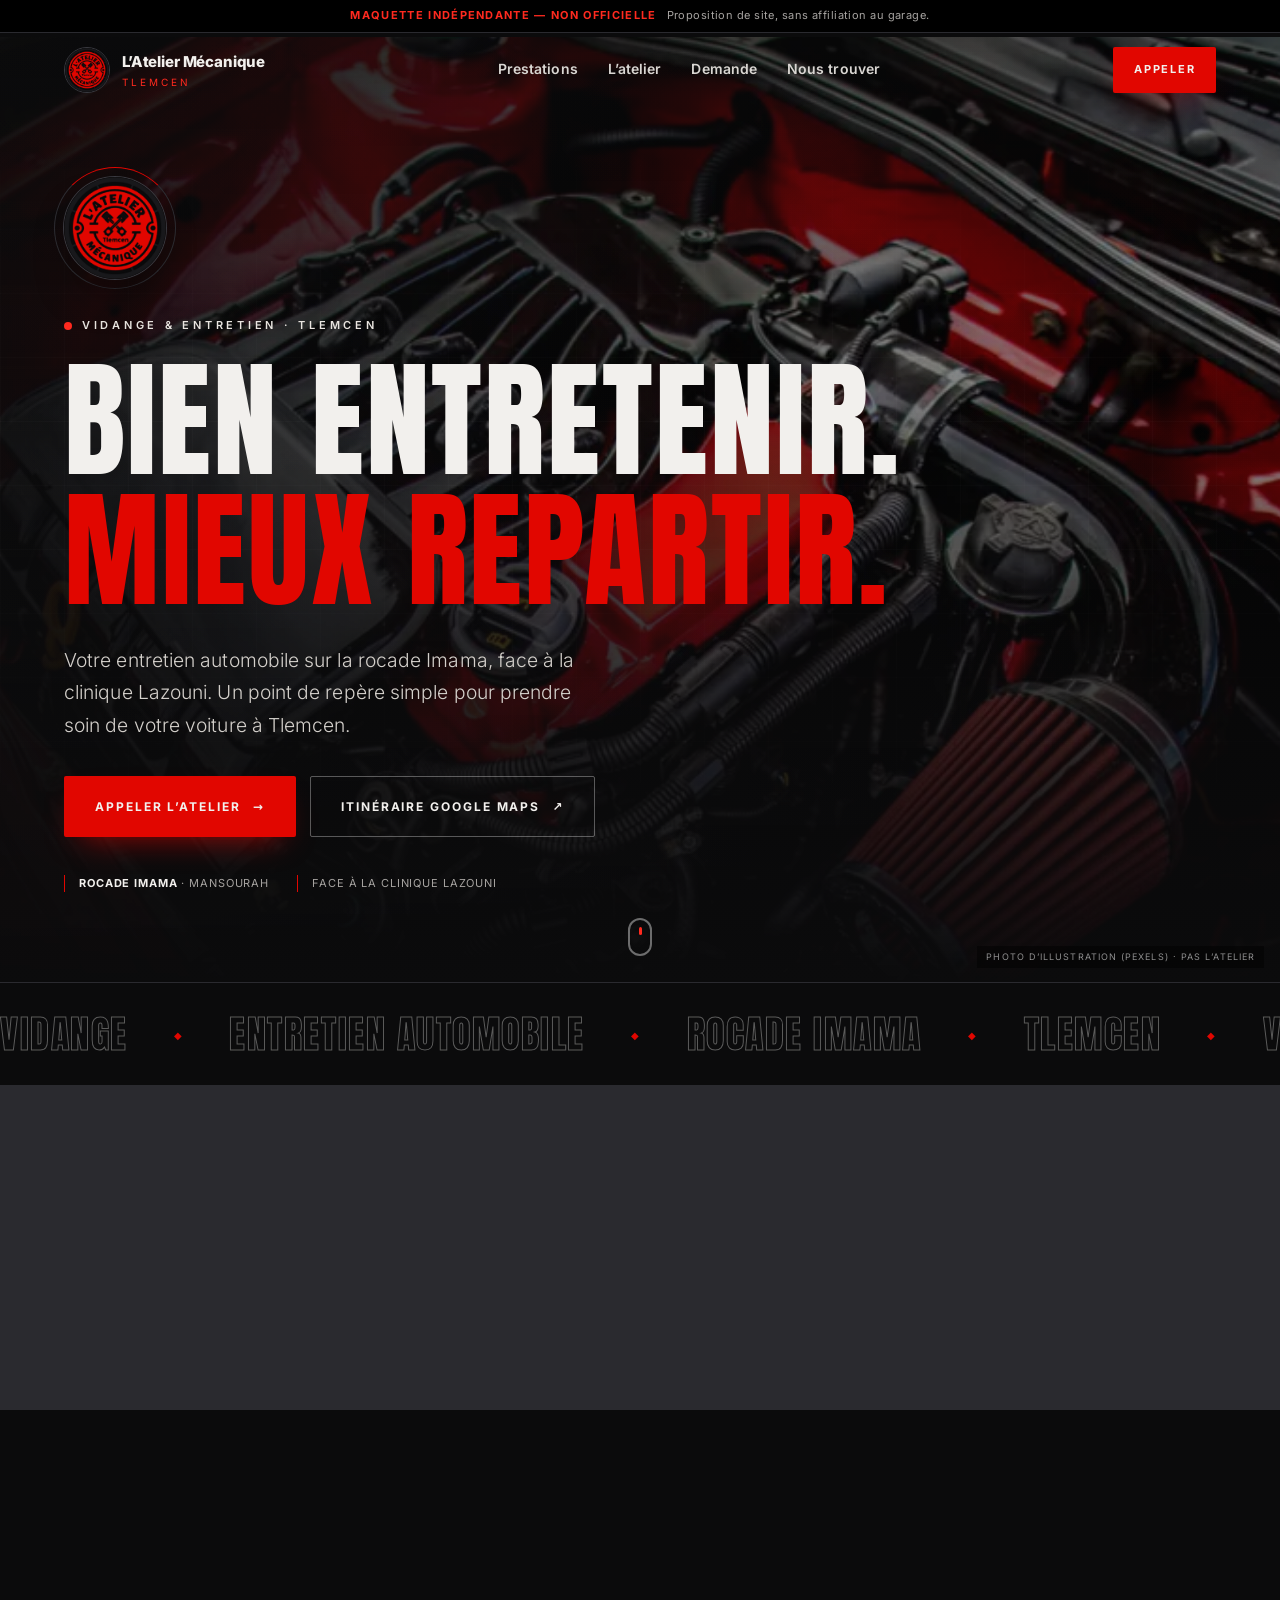
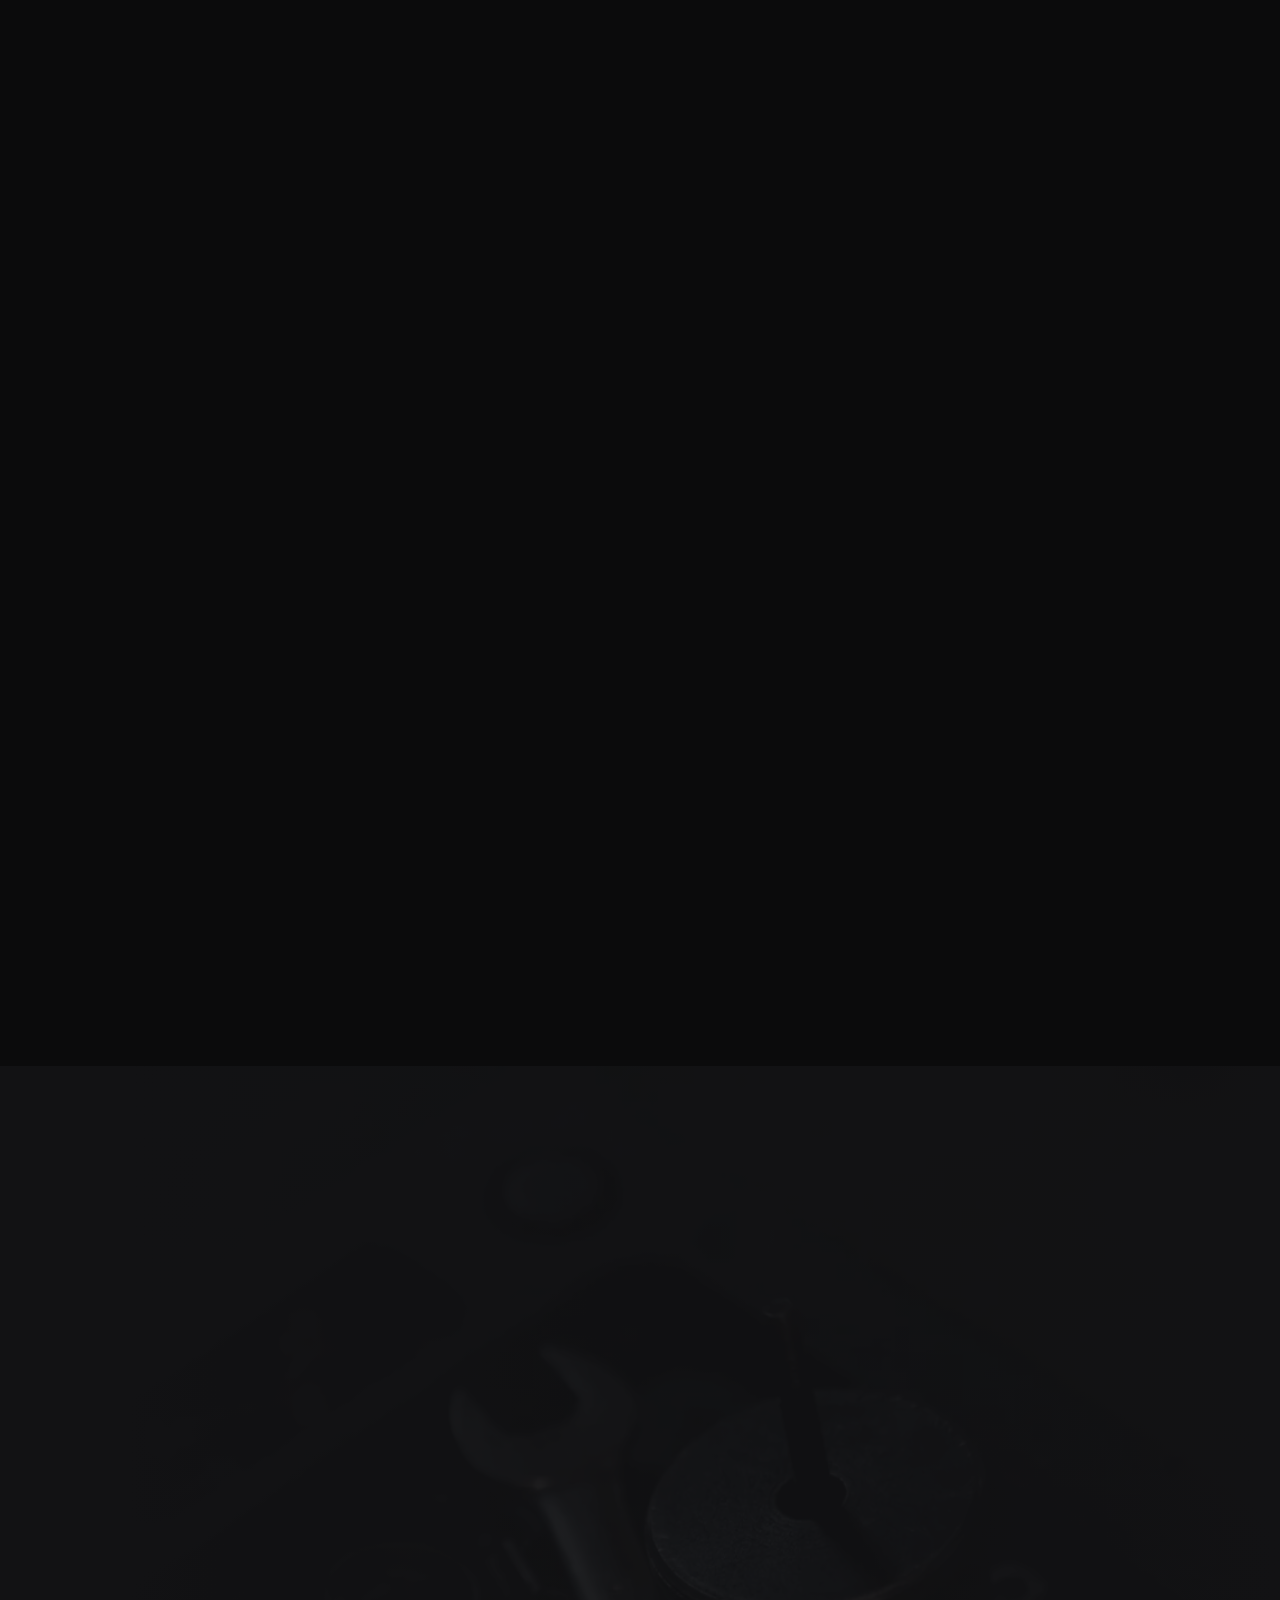
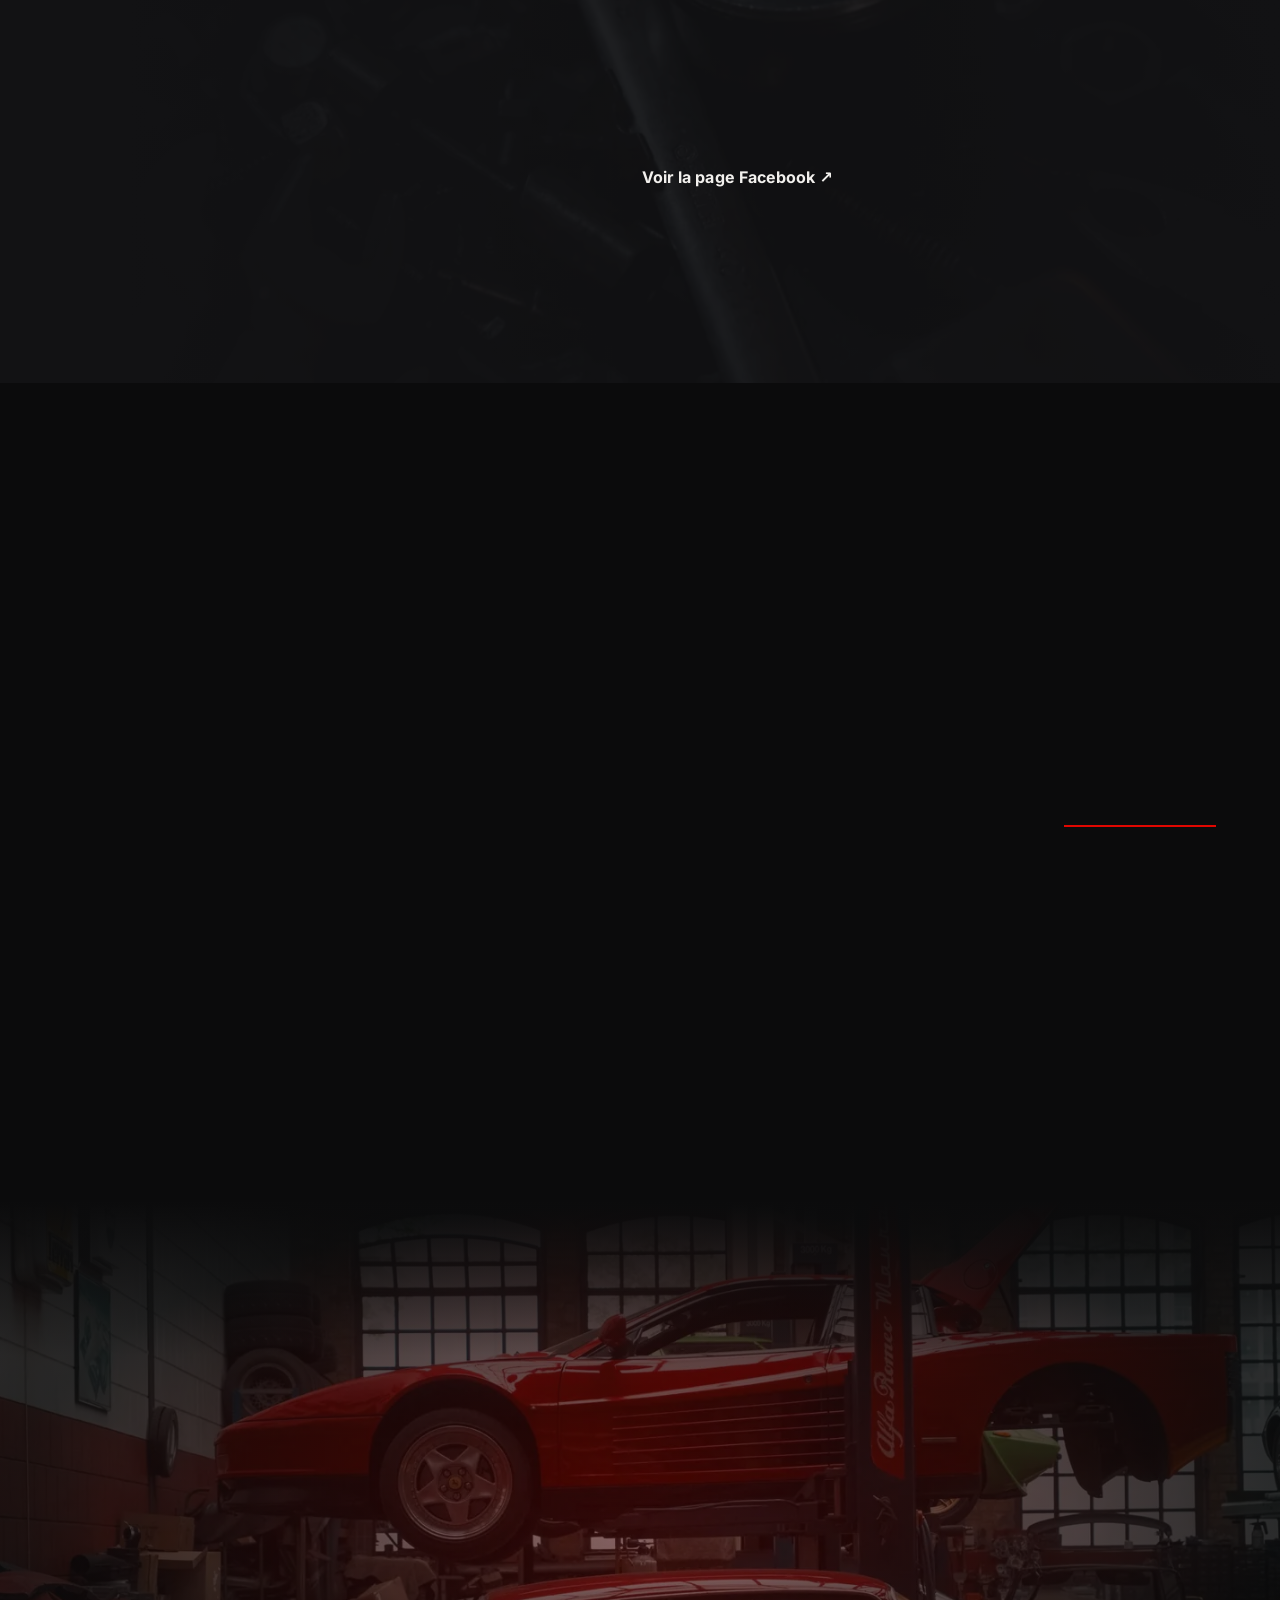
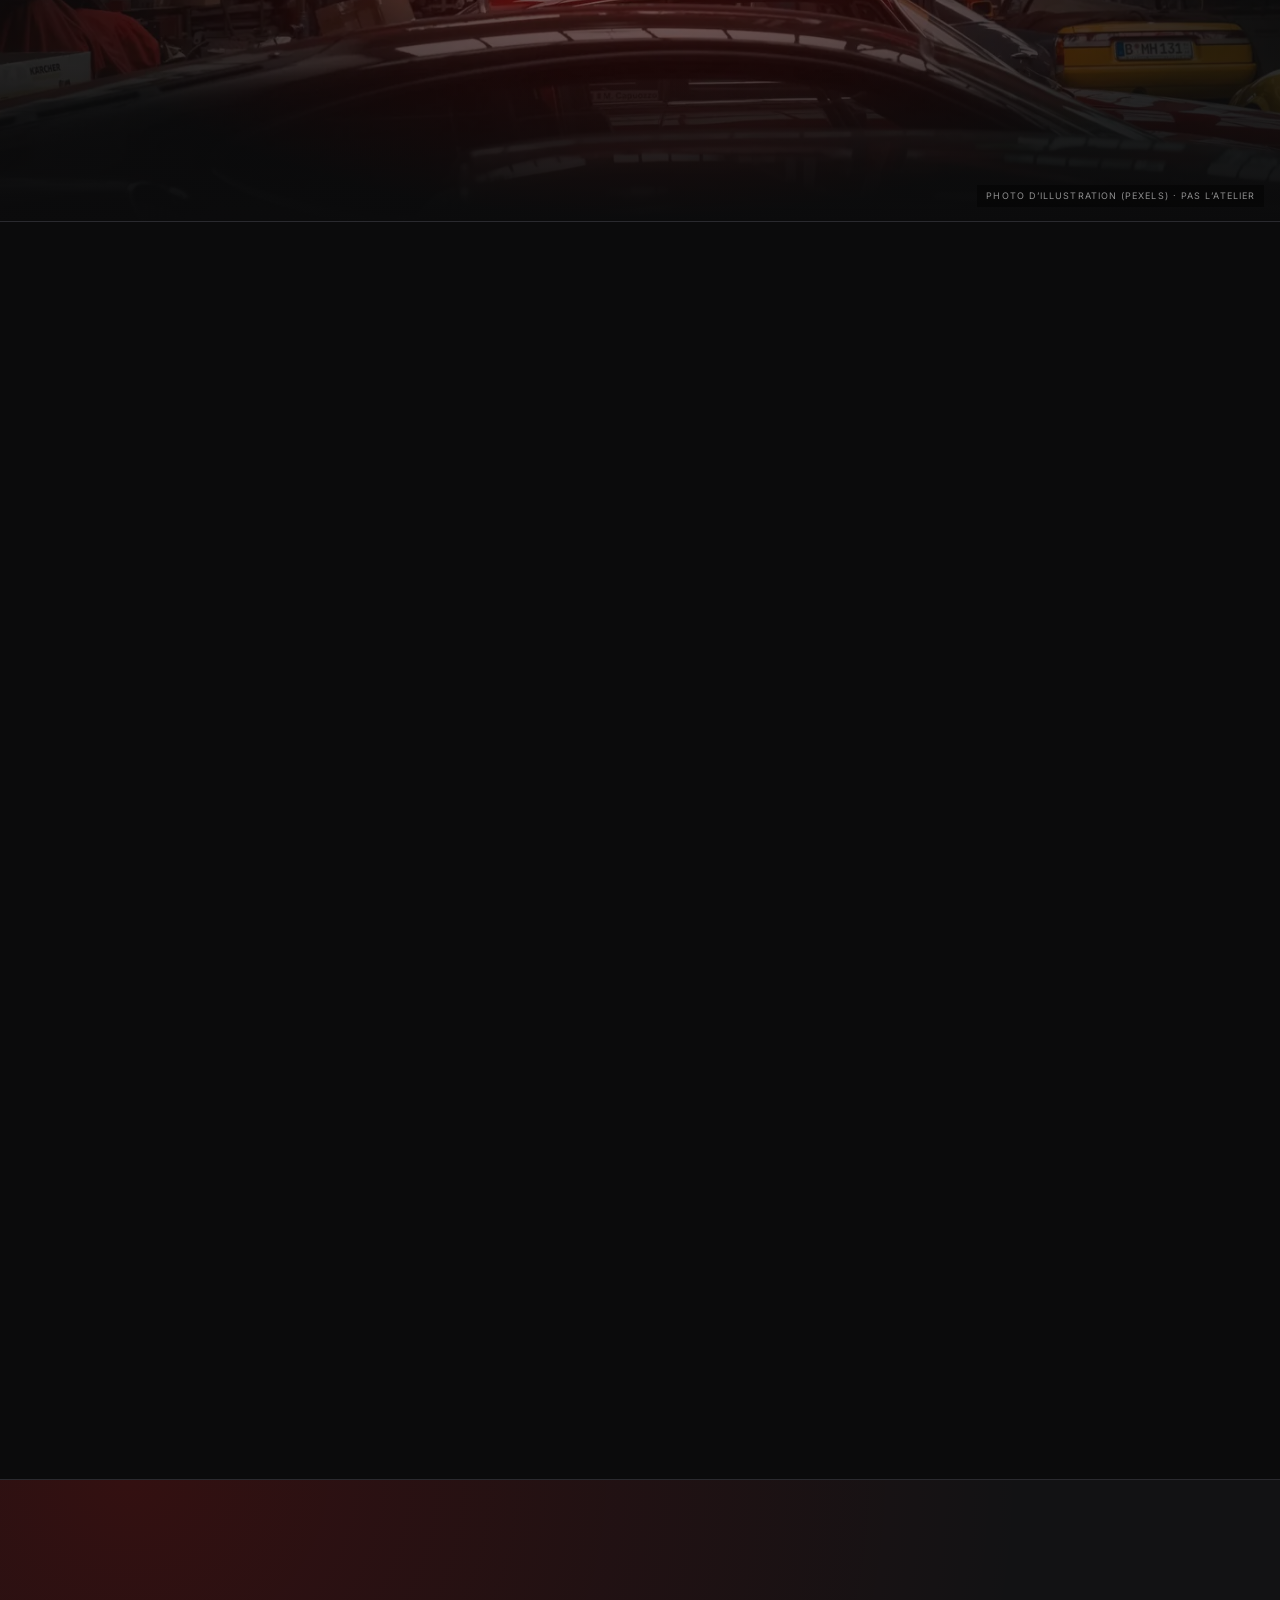
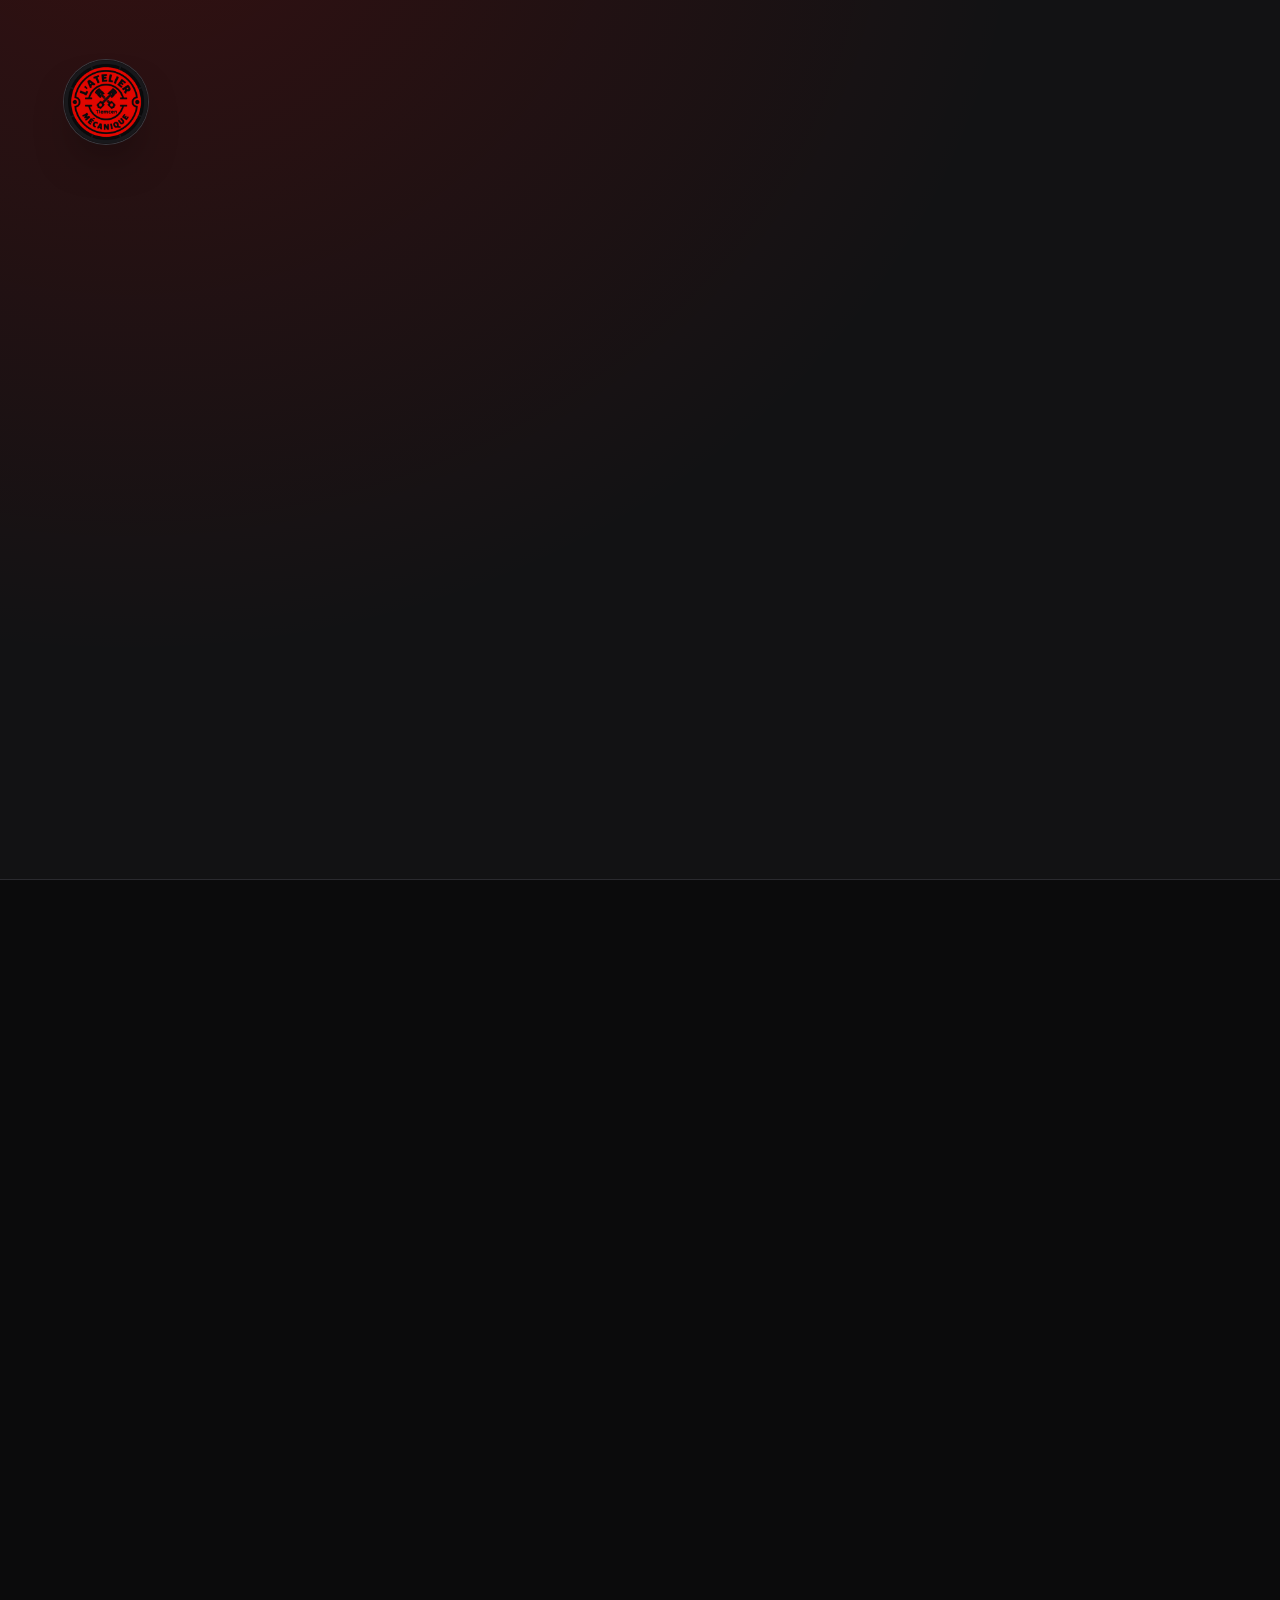
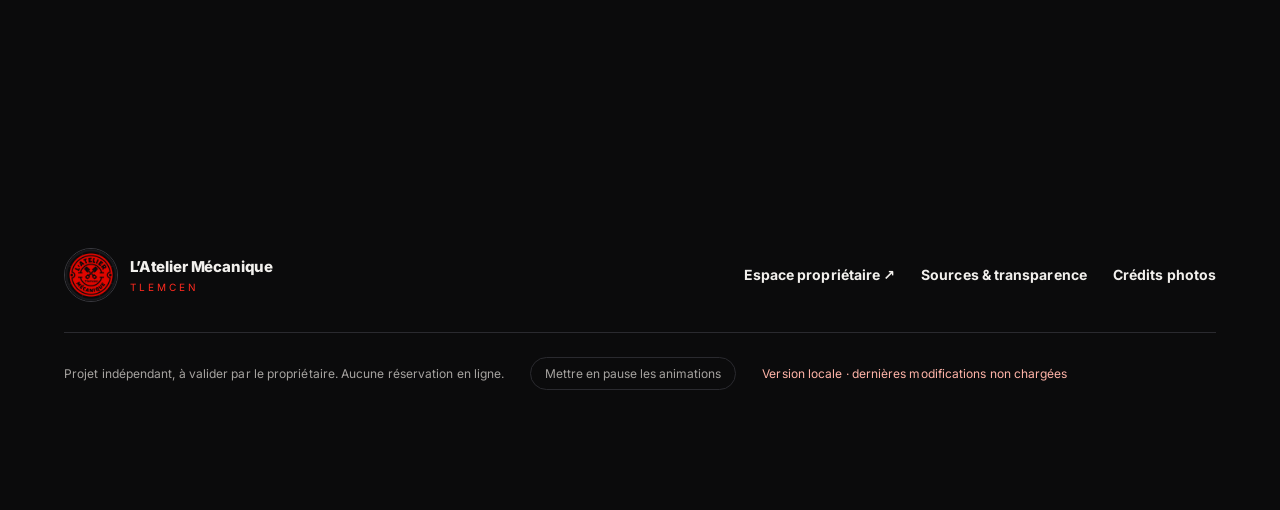
<file: index.html>
<!doctype html><html lang="fr"><head><meta http-equiv="Content-Security-Policy" content="default-src 'self'; script-src 'self'; style-src 'self'; font-src 'self'; img-src 'self' https://rvreusugrtiubqtafgbk.supabase.co; connect-src https://rvreusugrtiubqtafgbk.supabase.co; object-src 'none'; frame-src 'none'; base-uri 'self'; form-action 'self'"><meta name="referrer" content="strict-origin-when-cross-origin"><meta charset="utf-8"><meta name="viewport" content="width=device-width,initial-scale=1,viewport-fit=cover"><meta name="robots" content="noindex,nofollow"><meta name="theme-color" content="#0b0b0c"><meta name="color-scheme" content="only dark"><meta name="darkreader-lock"><meta name="description" content="Vidange et entretien automobile à Tlemcen. L’Atelier Mécanique, rocade Imama face à la clinique Lazouni, Mansourah. Appel direct et itinéraire."><title>Démo indépendante — L’Atelier Mécanique Tlemcen</title><link rel="icon" type="image/png" sizes="32x32" href="assets/favicon-32.png?v=24"><link rel="icon" type="image/png" sizes="192x192" href="assets/favicon-192.png?v=24"><link rel="apple-touch-icon" href="assets/favicon-180.png?v=24"><link rel="preload" href="assets/fonts/anton-latin.woff2" as="font" type="font/woff2" crossorigin><link rel="preload" href="assets/img/hero-moteur-800.webp" as="image" media="(max-width:760px)"><link rel="preload" href="assets/img/hero-moteur.webp" as="image" media="(min-width:761px)"><link rel="stylesheet" href="style.css?v=24"><script defer src="config.js?v=24"></script><script defer src="site.js?v=24"></script></head>
<body class="is-loading">
<div class="progress" aria-hidden="true"><i></i></div>
<div class="demo-banner"><strong>Maquette indépendante — non officielle</strong><span>Proposition de site, sans affiliation au garage.</span></div>
<a class="skip" href="#main">Aller au contenu</a>
<div id="previewNote" class="preview-note" hidden>Aperçu non enregistré</div>

<header class="site-header">
  <a class="brand" href="#top" aria-label="Accueil"><span class="brand-logo" aria-hidden="true"><img src="assets/logo-256-plein.webp?v=24" width="256" height="256" alt=""></span><span><b data-bind="name">L’Atelier Mécanique</b><small data-bind="city">Tlemcen</small></span></a>
  <nav aria-label="Navigation principale"><a href="#services">Prestations</a><a href="#atelier">L’atelier</a><a href="#demande">Demande</a><a href="#contact">Nous trouver</a></nav>
  <a class="btn btn-red btn-sm phone-link magnetic" href="tel:+213549762446"><span>Appeler</span></a>
</header>

<main id="main">
<section class="hero" id="top">
  <div class="hero-media" aria-hidden="true">
    <picture data-parallax="0.12"><source media="(max-width:760px)" srcset="assets/img/hero-moteur-800.webp"><img src="assets/img/hero-moteur.webp" width="1600" height="1202" alt="" fetchpriority="high"></picture>
    <div class="hero-shade"></div><div class="hero-sweep"></div><div class="hero-grid"></div>
  </div>
  <div class="hero-inner wrap">
    <div class="hero-emblem" aria-hidden="true"><span class="emblem-ring"></span><img src="assets/logo-512-plein.webp?v=24" srcset="assets/logo-512-plein.webp?v=24 512w, assets/logo-1024-plein.webp?v=24 1024w" sizes="(max-width:760px) 96px, 340px" width="512" height="512" alt=""></div>
    <p class="kicker hero-in"><i class="pulse"></i> Vidange &amp; entretien · Tlemcen</p>
    <h1 data-bind="headline" class="hero-title">Bien entretenir.
Mieux repartir.</h1>
    <p class="lead hero-in" data-bind="intro">Votre entretien automobile sur la rocade Imama, face à la clinique Lazouni.</p>
    <div class="actions hero-in">
      <a class="btn btn-red phone-link magnetic" href="tel:+213549762446"><span>Appeler l’atelier</span><b aria-hidden="true">→</b></a>
      <a class="btn btn-ghost maps-link magnetic" href="https://maps.app.goo.gl/6g1ePfrt48LmAGRT7?g_st=ac" target="_blank" rel="noopener"><span>Itinéraire Google Maps</span><b aria-hidden="true">↗</b></a>
    </div>
    <div class="hero-meta hero-in"><span><b>Rocade Imama</b> · Mansourah</span><span>Face à la clinique Lazouni</span></div>
  </div>
  <span class="photo-tag">Photo d’illustration (Pexels) · pas l’atelier</span>
  <a class="scroll-cue" href="#chiffres" aria-label="Descendre"><i></i></a>
</section>

<div class="marquee" aria-hidden="true"><div class="marquee-track"><span>Vidange</span><i>◆</i><span>Entretien automobile</span><i>◆</i><span>Rocade Imama</span><i>◆</i><span>Tlemcen</span><i>◆</i><span>Vidange</span><i>◆</i><span>Entretien automobile</span><i>◆</i><span>Rocade Imama</span><i>◆</i><span>Tlemcen</span><i>◆</i></div></div>

<section class="stats wrap" id="chiffres" aria-label="Repères">
  <div class="stat reveal"><b class="count" id="statDays" data-to="6">0</b><span>jours d’ouverture<br>par semaine*</span></div>
  <div class="stat reveal"><b class="count" id="statHours" data-to="8">0</b><span>heures par jour<br>(09:00 — 17:00)*</span></div>
  <div class="stat reveal"><b class="count" id="statServices" data-to="2">0</b><span>prestations<br>présentées</span></div>
  <p class="stats-note reveal">* Horaires indicatifs issus d’un annuaire public, à confirmer par téléphone.</p>
</section>

<section class="section wrap" id="services">
  <div class="section-head"><p class="kicker reveal">01 — Prestations</p><h2 class="reveal draw">Le bon départ<br>pour votre moteur.</h2><p class="reveal muted">Un besoin d’entretien ? Commencez par un échange avec l’atelier.</p></div>
  <div class="service-grid" id="servicesGrid"></div>
  <p class="quiet reveal">Prestations, disponibilité et devis à confirmer auprès du garage. Aucun tarif publié.</p>
</section>

<section class="atelier" id="atelier">
  <div class="atelier-bg" aria-hidden="true"><img src="assets/img/outils-800.webp" srcset="assets/img/outils-800.webp 800w, assets/img/outils.webp 1600w" sizes="100vw" width="1600" height="1066" alt="" loading="lazy" data-parallax="0.18"></div>
  <div class="wrap atelier-grid">
    <figure class="atelier-photo reveal"><img src="assets/img/mecanicien-800.webp" srcset="assets/img/mecanicien-800.webp 800w, assets/img/mecanicien.webp 1600w" sizes="(max-width:760px) 90vw, 40vw" width="800" height="1422" alt="Mécanicien penché sur un moteur, photo d’illustration" loading="lazy" data-parallax="0.08"><figcaption>Photo d’illustration (Pexels) · pas l’atelier</figcaption></figure>
    <div class="atelier-text">
      <p class="kicker reveal">02 — L’atelier</p>
      <h2 class="reveal draw">Votre voiture.<br>Votre quotidien.<br><em>Le bon repère.</em></h2>
      <p class="reveal">Sur la rocade Imama à Mansourah, l’atelier est identifié pour la vidange et l’entretien automobile, avec un accès face à la clinique Lazouni.</p>
      <ul class="checks reveal"><li>Vidange automobile</li><li>Entretien automobile</li><li>Devis et délai confirmés par l’atelier</li></ul>
      <a class="link-line facebook-link" href="https://www.facebook.com/ateliermecanique.dz" target="_blank" rel="noopener">Voir la page Facebook ↗</a>
    </div>
  </div>
</section>

<section class="section wrap" id="etapes">
  <div class="section-head"><p class="kicker reveal">03 — Avant de venir</p><h2 class="reveal draw">On fait simple.</h2></div>
  <div class="steps">
    <svg class="steps-line" viewBox="0 0 1000 20" preserveAspectRatio="none" aria-hidden="true"><path d="M0 10 H1000"/></svg>
    <article class="step reveal"><span>01</span><h3>Décrivez votre besoin</h3><p>Marque, modèle, motorisation et kilométrage de votre véhicule.</p></article>
    <article class="step reveal"><span>02</span><h3>Échangez avec l’atelier</h3><p>Appelez pour vérifier la prestation, les horaires et le délai.</p></article>
    <article class="step reveal"><span>03</span><h3>Prenez la route</h3><p>Rocade Imama, face à la clinique Lazouni, Mansourah.</p></article>
  </div>
</section>

<section class="band" aria-hidden="true"><img src="assets/img/pont-elevateur-800.webp" srcset="assets/img/pont-elevateur-800.webp 800w, assets/img/pont-elevateur.webp 1600w" sizes="100vw" width="1600" height="899" alt="" loading="lazy" data-parallax="0.2"><div class="band-text"><p class="reveal">Chaque pièce compte.</p></div><span class="photo-tag">Photo d’illustration (Pexels) · pas l’atelier</span></section>

<section id="galerie" class="section wrap" hidden><div class="section-head"><p class="kicker reveal">En images</p><h2 class="reveal draw">Au cœur de l’atelier.</h2></div><div class="gallery" id="galleryGrid"></div></section>

<section class="section wrap demande" id="demande">
  <div class="section-head"><p class="kicker reveal">04 — Votre demande</p><h2 class="reveal draw">Préparez votre<br>demande de devis.</h2><p class="reveal muted">Remplissez, puis envoyez-la par SMS à l’atelier depuis votre téléphone. Le site ne stocke et ne transmet rien lui-même.</p></div>
  <form id="quoteForm" class="quote reveal" novalidate>
    <label>Votre prénom<input name="nom" autocomplete="given-name" maxlength="60" required></label>
    <label>Véhicule (marque, modèle, année)<input name="vehicule" maxlength="80" placeholder="ex. Renault Symbol 2018" required></label>
    <label>Prestation<select name="prestation" id="quoteService"><option>Vidange automobile</option><option>Entretien automobile</option><option>Autre besoin</option></select></label>
    <label>Kilométrage (facultatif)<input name="km" inputmode="numeric" maxlength="12"></label>
    <label class="full">Votre besoin<textarea name="message" rows="3" maxlength="400" placeholder="Décrivez brièvement votre demande"></textarea></label>
    <div class="full quote-actions"><button class="btn btn-red magnetic" type="submit"><span>Envoyer par SMS</span><b aria-hidden="true">→</b></button><button class="btn btn-ghost" type="button" id="quoteCopy"><span>Copier le message</span></button></div>
    <p class="full form-status" id="quoteStatus" role="status"></p>
  </form>
</section>

<section class="contact" id="contact">
  <div class="wrap contact-grid">
    <div>
      <img class="contact-logo reveal" src="assets/logo-256-plein.webp?v=24" width="256" height="256" alt="Logo de L’Atelier Mécanique Tlemcen" loading="lazy">
      <p class="kicker reveal">05 — Nous trouver</p>
      <h2 data-bind="visitTitle" class="reveal draw">On se retrouve
sur la rocade Imama.</h2>
      <p data-bind="visitText" class="reveal muted"></p>
      <a class="btn btn-red maps-link magnetic reveal" href="https://maps.app.goo.gl/6g1ePfrt48LmAGRT7?g_st=ac" target="_blank" rel="noopener"><span>Ouvrir Google Maps</span><b aria-hidden="true">↗</b></a>
    </div>
    <div class="contact-cards">
      <div class="card reveal"><small>Téléphone</small><a class="phone-link big-phone" id="phoneText" href="tel:+213549762446">0549 76 24 46</a><a id="emailLink" hidden></a></div>
      <div class="card reveal"><small>Adresse</small><p data-bind="address"></p></div>
      <div class="card reveal"><small>Horaires</small><div id="hours"></div><p class="hours-note" data-bind="hoursNote"></p></div>
    </div>
  </div>
</section>

<section class="section wrap faq"><div class="section-head"><p class="kicker reveal">À savoir</p><h2 class="reveal draw">Avant de prendre la route.</h2></div>
<details class="reveal"><summary>Puis-je réserver sur ce site ?</summary><p>Non. Le formulaire prépare un SMS que vous envoyez vous-même ; rien n’est transmis automatiquement au garage. Appelez l’atelier pour confirmer.</p></details>
<details class="reveal"><summary>Quels sont les tarifs ?</summary><p>Ils ne sont pas publiés ici. Demandez un devis à l’atelier en précisant votre modèle et votre besoin.</p></details>
<details class="reveal"><summary>Où se trouve l’atelier ?</summary><p>Sur la rocade Imama, face à la clinique Lazouni, à Mansourah — Tlemcen. Le bouton Google Maps ouvre la fiche de l’atelier.</p></details>
<details class="reveal"><summary>Les photos sont-elles celles du garage ?</summary><p>Non. Les photos d’ambiance sont des images libres de droits (Pexels) marquées « illustration ». Les vraies photos de l’atelier s’ajouteront dans la galerie depuis l’espace propriétaire.</p></details>
</section>
</main>

<footer class="footer wrap">
  <div class="footer-top"><a class="brand" href="#top"><span class="brand-logo" aria-hidden="true"><img src="assets/logo-256-plein.webp?v=24" width="256" height="256" alt=""></span><span><b data-bind="name"></b><small data-bind="city"></small></span></a><div class="footer-links"><a href="admin/" class="link-line">Espace propriétaire ↗</a><a href="docs/sources.html" class="link-line">Sources &amp; transparence</a><a href="CREDITS.md" class="link-line">Crédits photos</a></div></div>
  <div class="footer-bottom"><p data-bind="notice"></p><button type="button" id="motionToggle" aria-pressed="false">Mettre en pause</button><span id="syncState" role="status">Chargement du contenu…</span></div>
</footer>

<div class="mobile-bar"><a class="phone-link" href="tel:+213549762446"><i class="ring" aria-hidden="true"></i>Appeler</a><a class="maps-link" href="https://maps.app.goo.gl/6g1ePfrt48LmAGRT7?g_st=ac" target="_blank" rel="noopener">Itinéraire</a></div>
</body></html>
</file>
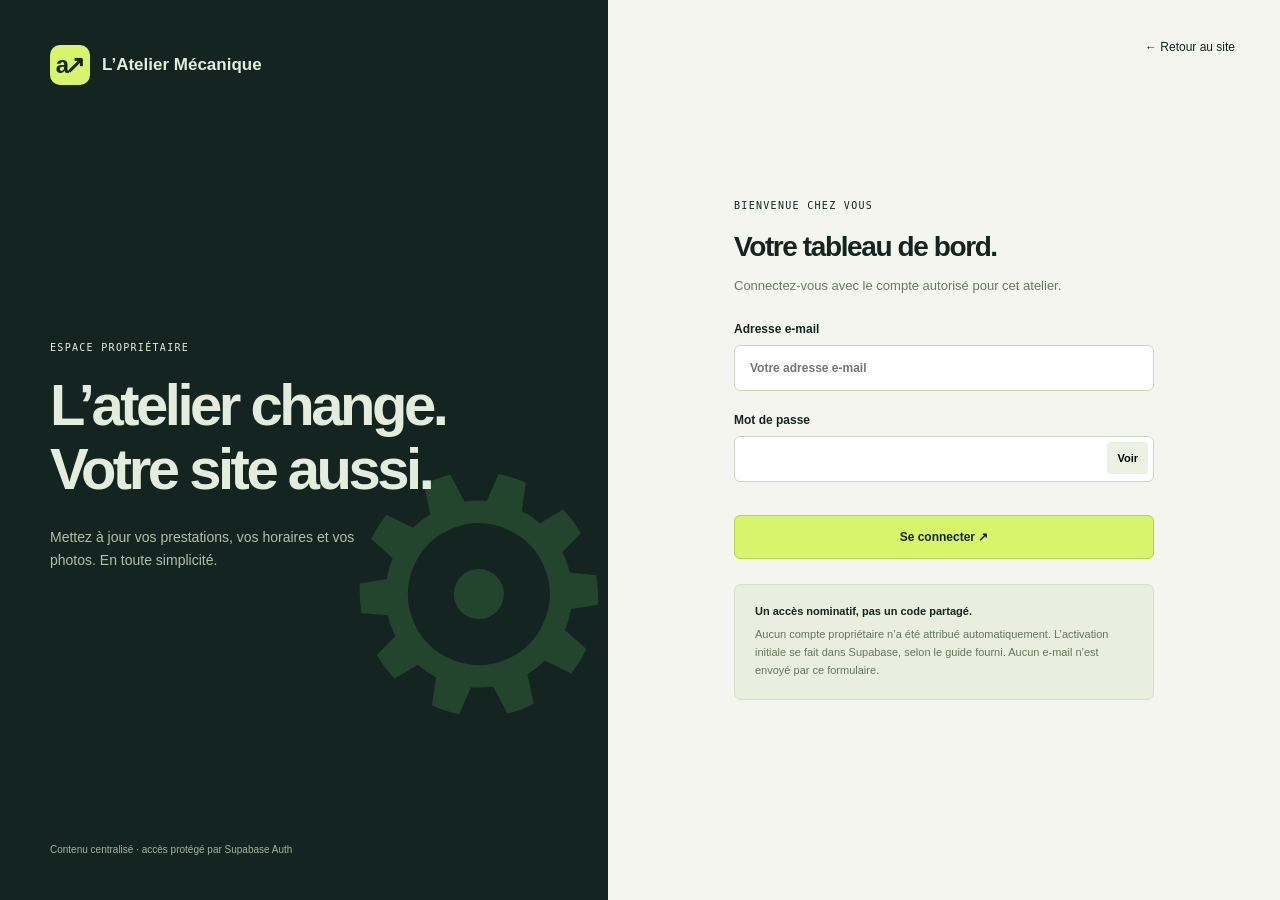
<file: admin/index.html>
<!doctype html><html lang="fr"><head><meta http-equiv="Content-Security-Policy" content="default-src 'self'; script-src 'self'; style-src 'self'; img-src 'self' https://rvreusugrtiubqtafgbk.supabase.co; connect-src https://rvreusugrtiubqtafgbk.supabase.co; object-src 'none'; frame-src 'none'; base-uri 'self'; form-action 'self'"><meta name="referrer" content="strict-origin-when-cross-origin"><meta charset="utf-8"><meta name="viewport" content="width=device-width,initial-scale=1"><meta name="robots" content="noindex,nofollow"><title>Espace propriétaire — L’Atelier Mécanique</title><link rel="icon" type="image/png" href="../assets/favicon-32.png?v=24"><link rel="stylesheet" href="admin.css"><script defer src="../config.js"></script><script defer src="admin.js"></script></head><body><div class="login-layout" id="loginView"><aside class="login-brand"><a href="../" class="brand"><span>a↗</span> L’Atelier Mécanique</a><div><p class="eyebrow">ESPACE PROPRIÉTAIRE</p><h1>L’atelier change.<br>Votre site aussi.</h1><p>Mettez à jour vos prestations, vos horaires et vos photos. En toute simplicité.</p><div class="login-gear" aria-hidden="true">⚙</div></div><small>Contenu centralisé · accès protégé par Supabase Auth</small></aside><main class="login-main"><a class="back" href="../">← Retour au site</a><form id="loginForm"><p class="eyebrow">BIENVENUE CHEZ VOUS</p><h2>Votre tableau de bord.</h2><p class="muted">Connectez-vous avec le compte autorisé pour cet atelier.</p><label>Adresse e-mail<input id="email" type="email" autocomplete="username" required placeholder="Votre adresse e-mail"></label><label>Mot de passe<div class="password-row"><input id="password" type="password" autocomplete="current-password" required><button type="button" id="showPassword" aria-label="Afficher le mot de passe">Voir</button></div></label><button class="primary" id="loginButton" type="submit">Se connecter ↗</button><p id="loginStatus" role="alert"></p><div class="security-note"><b>Un accès nominatif, pas un code partagé.</b><p>Aucun compte propriétaire n’a été attribué automatiquement. L’activation initiale se fait dans Supabase, selon le guide fourni. Aucun e-mail n’est envoyé par ce formulaire.</p></div></form></main></div>
<div class="dashboard" id="dashboard" hidden><aside class="sidebar"><a class="brand" href="../"><span>a↗</span> L’Atelier</a><p class="eyebrow">TABLEAU DE BORD</p><nav aria-label="Sections de l’administration"><button data-tab="general" class="active">01 · Textes & identité</button><button data-tab="services">02 · Prestations</button><button data-tab="contact">03 · Contact & horaires</button><button data-tab="photos">04 · Photos</button></nav><div class="side-bottom"><a href="../" target="_blank" rel="noopener">Voir le site ↗</a><button id="logout" type="button">Se déconnecter</button><small>Session limitée à cet onglet.<br>Déconnexion après 30 min d’inactivité.</small></div></aside><main class="editor"><header class="editor-top"><div><p class="eyebrow">VOTRE SITE, À JOUR</p><h1 id="pageTitle">Textes & identité</h1><p class="muted" id="revisionLabel"></p></div><div class="save-actions"><button class="secondary" id="preview" type="button">Aperçu ↗</button><button class="primary" id="save" type="button">Enregistrer</button></div></header><p id="status" role="status" aria-live="polite"></p><form id="editorForm"><section class="panel" data-panel="general"><h2>L’essentiel.</h2><p class="muted">Ces textes apparaissent sur la page d’accueil.</p><div class="two-col"><label>Nom de l’atelier<input data-field="name" maxlength="100" required></label><label>Ville<input data-field="city" maxlength="60" required></label></div><label>Grand titre d’accueil<textarea data-field="headline" rows="2" maxlength="160" required></textarea></label><label>Texte d’introduction<textarea data-field="intro" rows="4" maxlength="1200" required></textarea></label><label>Titre du bloc itinéraire<textarea data-field="visitTitle" rows="2" maxlength="160"></textarea></label><label>Texte du bloc itinéraire<textarea data-field="visitText" rows="3" maxlength="1000"></textarea></label><label>Mention de bas de page<textarea data-field="notice" rows="2" maxlength="500"></textarea></label><p class="hint">Conservez la mention de projet indépendant jusqu’à validation par le propriétaire.</p></section><section class="panel" data-panel="services" hidden><div class="panel-heading"><div><h2>Vos prestations.</h2><p class="muted">Ajoutez uniquement les services réellement proposés.</p></div><button id="addService" class="secondary" type="button">+ Ajouter</button></div><div id="servicesEditor"></div></section><section class="panel" data-panel="contact" hidden><h2>Facile à trouver.</h2><div class="two-col"><label>Téléphone (format international)<input data-field="phone" type="tel" maxlength="24" placeholder="+213…"></label><label>E-mail public (facultatif)<input data-field="email" type="email" maxlength="160"></label></div><label>Adresse<textarea data-field="address" rows="2" maxlength="400" required></textarea></label><label>Lien Google Maps<input data-field="maps" type="url" maxlength="1000" placeholder="https://maps…"></label><label>Page Facebook<input data-field="facebook" type="url" maxlength="1000" placeholder="https://www.facebook.com/…"></label><h3>Horaires hebdomadaires</h3><div id="hoursEditor"></div><label>Précision sur les horaires<textarea data-field="hoursNote" rows="2" maxlength="500"></textarea></label></section><section class="panel" data-panel="photos" hidden><h2>Montrez votre atelier.</h2><p class="muted">Photos JPEG, PNG ou WebP, 5 Mo maximum. L’image est redimensionnée et ses métadonnées sont retirées avant l’envoi.</p><div class="upload-box"><label>Ajouter une photo<input id="photoFile" type="file" accept="image/jpeg,image/png,image/webp"></label><label>Légende<input id="photoCaption" maxlength="180" placeholder="Ex. L’accueil de l’atelier"></label><label>Crédit / propriétaire de l’image<input id="photoCredit" maxlength="180" placeholder="Nom du photographe ou de l’atelier"></label><label class="check"><input type="checkbox" id="photoRights"> Je dispose des droits de publication de cette photo et de l’accord des personnes identifiables.</label><button type="button" class="secondary" id="uploadPhoto">Téléverser la photo</button><p class="hint">L’image devient accessible publiquement dans le stockage après envoi. Elle s’affiche sur le site seulement après Enregistrer. Retirer une photo de la galerie ne supprime pas le fichier du stockage.</p></div><div id="photosEditor"></div></section></form><footer class="editor-footer"><span id="dirtyLabel">Aucune modification non enregistrée</span><p>Aucune donnée client ni demande de rendez-vous n’est collectée ici.</p></footer></main></div></body></html>
</file>
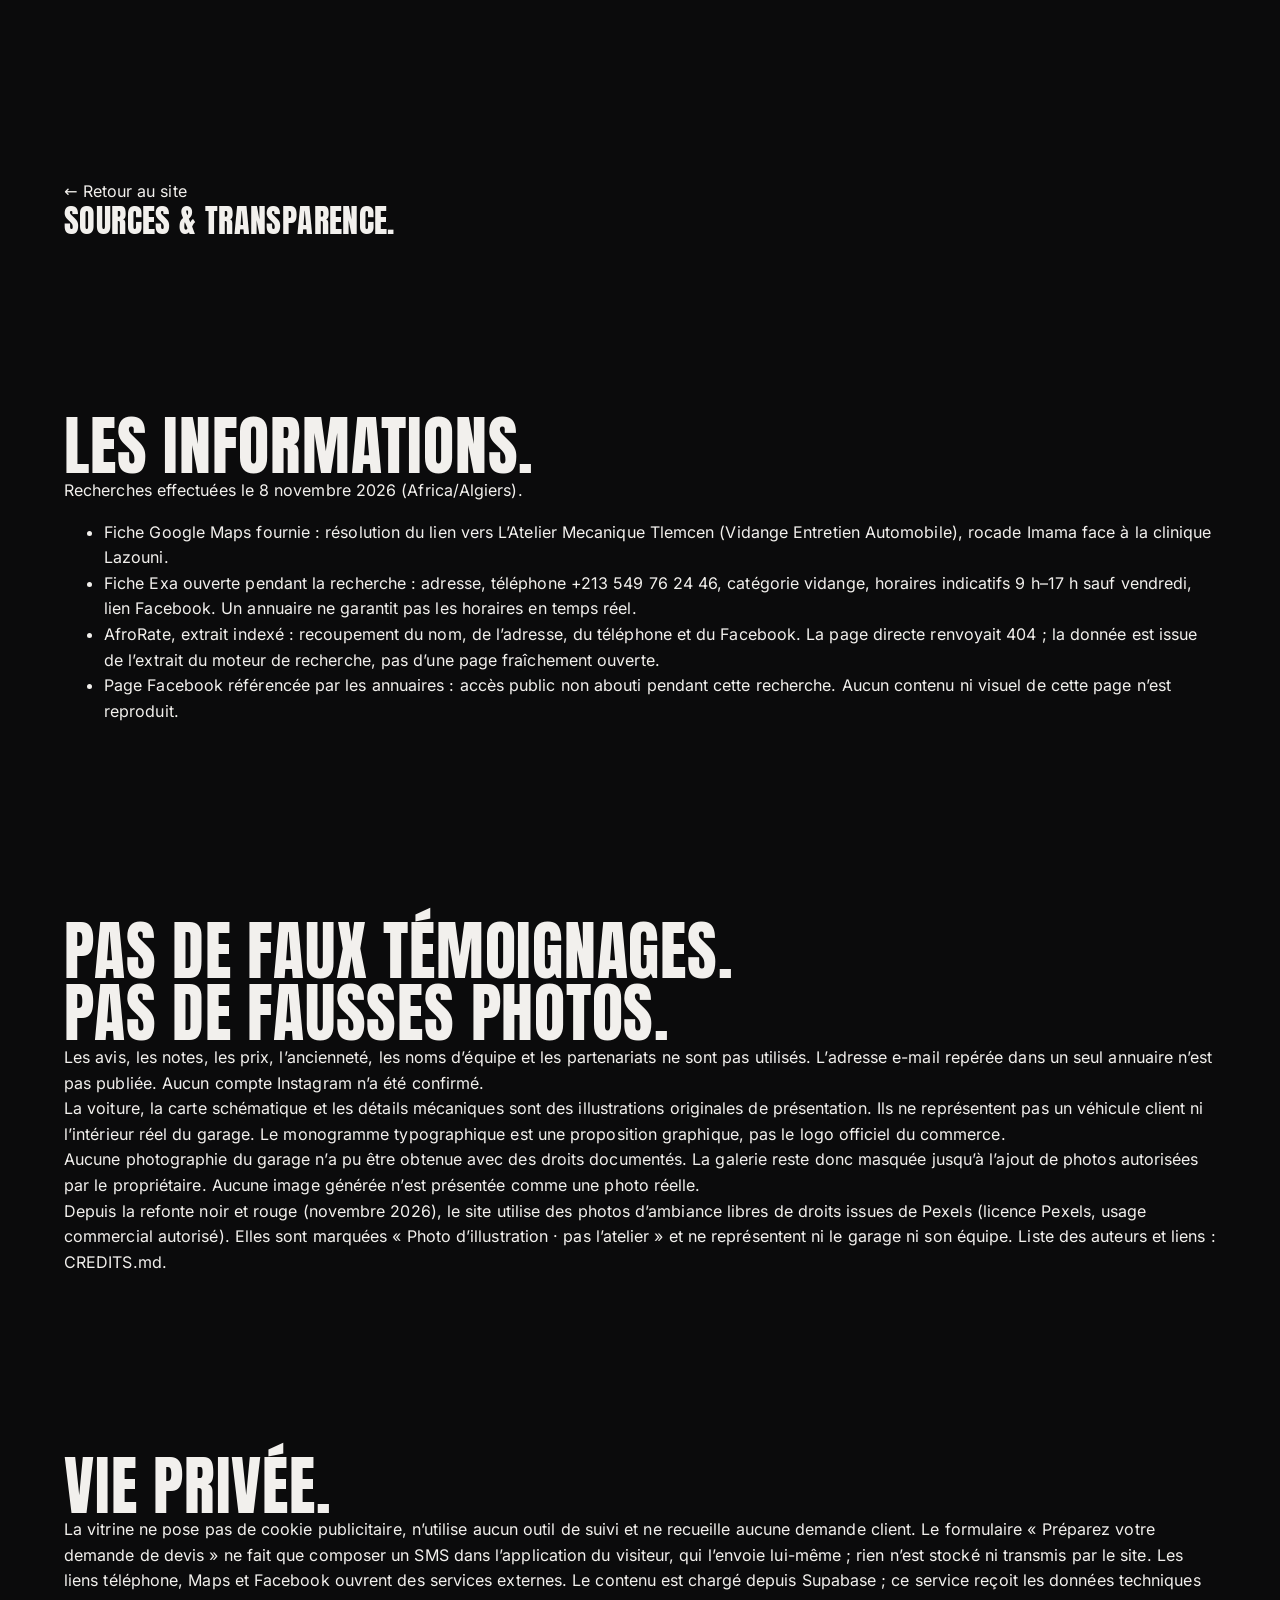
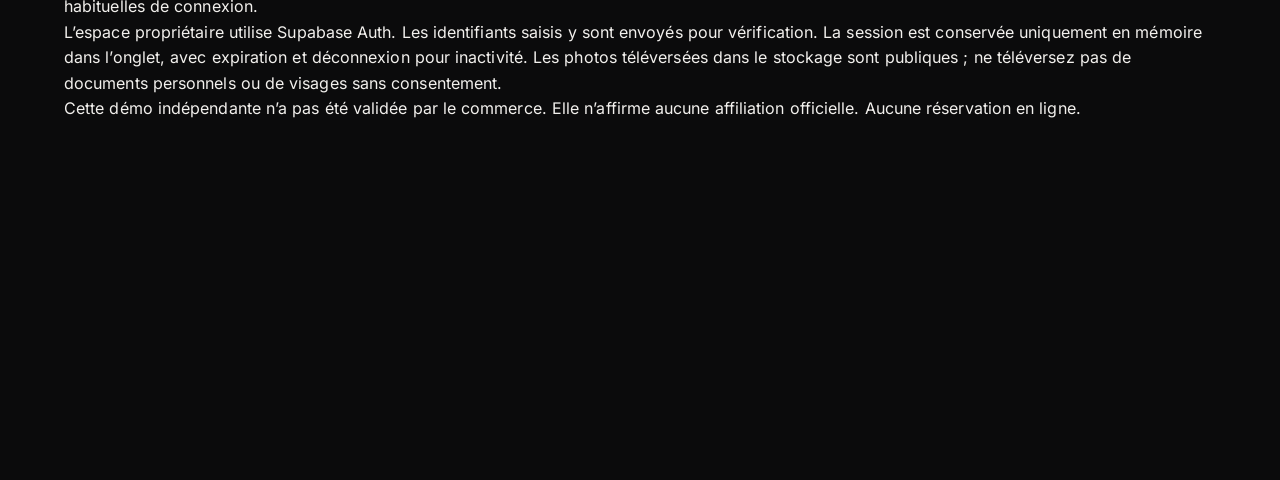
<file: docs/sources.html>
<!doctype html><html lang="fr"><head><meta http-equiv="Content-Security-Policy" content="default-src 'self'; script-src 'self'; style-src 'self'; img-src 'self' https://rvreusugrtiubqtafgbk.supabase.co; connect-src https://rvreusugrtiubqtafgbk.supabase.co; object-src 'none'; frame-src 'none'; base-uri 'self'; form-action 'self'"><meta name="referrer" content="strict-origin-when-cross-origin"><meta charset="utf-8"><meta name="viewport" content="width=device-width,initial-scale=1"><meta name="robots" content="noindex,nofollow"><title>Sources et transparence — L’Atelier Mécanique</title><link rel="stylesheet" href="../style.css"></head><body><main class="wrap section"><a class="text-link" href="../">← Retour au site</a><h1>Sources & transparence.</h1><section class="section"><h2>Les informations.</h2><p>Recherches effectuées le 8 novembre 2026 (Africa/Algiers).</p><ul><li><a class="text-link" href="https://maps.app.goo.gl/6g1ePfrt48LmAGRT7?g_st=ac">Fiche Google Maps fournie</a> : résolution du lien vers L’Atelier Mecanique Tlemcen (Vidange Entretien Automobile), rocade Imama face à la clinique Lazouni.</li><li><a class="text-link" href="https://exa.ai/library/place/s5y1dmq0pg0">Fiche Exa ouverte pendant la recherche</a> : adresse, téléphone +213 549 76 24 46, catégorie vidange, horaires indicatifs 9 h–17 h sauf vendredi, lien Facebook. Un annuaire ne garantit pas les horaires en temps réel.</li><li><a class="text-link" href="https://www.afrorate.com/listing/latelier-mecanique-tlemcen-vidange-entretien-automobile/">AfroRate, extrait indexé</a> : recoupement du nom, de l’adresse, du téléphone et du Facebook. La page directe renvoyait 404 ; la donnée est issue de l’extrait du moteur de recherche, pas d’une page fraîchement ouverte.</li><li><a class="text-link" href="https://www.facebook.com/ateliermecanique.dz">Page Facebook référencée par les annuaires</a> : accès public non abouti pendant cette recherche. Aucun contenu ni visuel de cette page n’est reproduit.</li></ul></section><section><h2>Pas de faux témoignages.<br>Pas de fausses photos.</h2><p>Les avis, les notes, les prix, l’ancienneté, les noms d’équipe et les partenariats ne sont pas utilisés. L’adresse e-mail repérée dans un seul annuaire n’est pas publiée. Aucun compte Instagram n’a été confirmé.</p><p>La voiture, la carte schématique et les détails mécaniques sont des illustrations originales de présentation. Ils ne représentent pas un véhicule client ni l’intérieur réel du garage. Le monogramme typographique est une proposition graphique, pas le logo officiel du commerce.</p><p>Aucune photographie du garage n’a pu être obtenue avec des droits documentés. La galerie reste donc masquée jusqu’à l’ajout de photos autorisées par le propriétaire. Aucune image générée n’est présentée comme une photo réelle.</p><p>Depuis la refonte noir et rouge (novembre 2026), le site utilise des photos d’ambiance libres de droits issues de Pexels (licence Pexels, usage commercial autorisé). Elles sont marquées « Photo d’illustration · pas l’atelier » et ne représentent ni le garage ni son équipe. Liste des auteurs et liens : <a href="../CREDITS.md">CREDITS.md</a>.</p></section><section class="section"><h2>Vie privée.</h2><p>La vitrine ne pose pas de cookie publicitaire, n’utilise aucun outil de suivi et ne recueille aucune demande client. Le formulaire « Préparez votre demande de devis » ne fait que composer un SMS dans l’application du visiteur, qui l’envoie lui-même ; rien n’est stocké ni transmis par le site. Les liens téléphone, Maps et Facebook ouvrent des services externes. Le contenu est chargé depuis Supabase ; ce service reçoit les données techniques habituelles de connexion.</p><p>L’espace propriétaire utilise Supabase Auth. Les identifiants saisis y sont envoyés pour vérification. La session est conservée uniquement en mémoire dans l’onglet, avec expiration et déconnexion pour inactivité. Les photos téléversées dans le stockage sont publiques ; ne téléversez pas de documents personnels ou de visages sans consentement.</p><p>Cette démo indépendante n’a pas été validée par le commerce. Elle n’affirme aucune affiliation officielle. Aucune réservation en ligne.</p></section></main></body></html>
</file>
<file: style.css>
@font-face{font-family:Anton;src:url(assets/fonts/anton-latin.woff2) format('woff2');font-display:swap}
@font-face{font-family:Inter;src:url(assets/fonts/inter-latin.woff2) format('woff2');font-weight:100 900;font-display:swap}
:root{--bg:#0b0b0c;--bg2:#121214;--bg3:#1a1a1d;--line:#2a2a2f;--txt:#f2f0ed;--mut:#a6a3a0;--red:#e10600;--red2:#ff2a1f;--redd:#8f0a06;--ease:cubic-bezier(.2,.8,.2,1);--ease2:cubic-bezier(.7,0,.2,1)}
*{box-sizing:border-box}html{scroll-behavior:smooth;scroll-padding-top:84px}
body{margin:0;background:var(--bg);color:var(--txt);font:400 16px/1.6 Inter,system-ui,Arial,sans-serif;-webkit-font-smoothing:antialiased;overflow-x:hidden}
a{color:inherit;text-decoration:none}button,input,textarea,select{font:inherit;color:inherit}button{cursor:pointer}
a:focus-visible,button:focus-visible,summary:focus-visible,input:focus-visible,select:focus-visible,textarea:focus-visible{outline:2px solid var(--red2);outline-offset:4px}
h1,h2,h3,p{margin:0}img{max-width:100%;display:block}[hidden]{display:none!important}
h1,h2{font-family:Anton,Impact,'Arial Narrow',sans-serif;font-weight:400;text-transform:uppercase;letter-spacing:.005em;line-height:.95;white-space:pre-line}
h2{font-size:clamp(40px,6vw,82px)}h2 em{font-style:normal;color:var(--red)}
h3{font-size:20px;font-weight:800;letter-spacing:-.01em}
.wrap{max-width:1320px;margin:auto;padding-inline:clamp(20px,5vw,64px)}
.skip{position:fixed;top:-80px;left:10px;background:var(--red);padding:12px 16px;z-index:200}.skip:focus{top:10px}
.progress{position:fixed;inset:0 0 auto;height:3px;z-index:120;pointer-events:none}.progress i{display:block;height:100%;background:linear-gradient(90deg,var(--redd),var(--red2));transform-origin:0 50%;transform:scaleX(var(--p,0));box-shadow:0 0 12px var(--red)}
.demo-banner{display:flex;gap:10px;justify-content:center;flex-wrap:wrap;padding:7px 16px;background:#000;border-bottom:1px solid var(--line);font-size:11px;color:var(--mut);letter-spacing:.04em}.demo-banner strong{color:var(--red2);text-transform:uppercase;letter-spacing:.12em}
.preview-note{position:fixed;top:60px;right:16px;z-index:150;background:var(--red);padding:8px 14px;border-radius:99px;font-size:12px}
.kicker{display:flex;align-items:center;gap:10px;font-size:12px;font-weight:700;letter-spacing:.22em;text-transform:uppercase;color:var(--red2);margin-bottom:22px}
.kicker::before{content:"";width:28px;height:2px;background:var(--red)}
.hero .kicker::before{display:none}
.pulse{width:8px;height:8px;border-radius:50%;background:var(--red2);box-shadow:0 0 0 0 rgba(255,42,31,.6);animation:pulse 2s infinite}
@keyframes pulse{70%{box-shadow:0 0 0 12px rgba(255,42,31,0)}100%{box-shadow:0 0 0 0 rgba(255,42,31,0)}}
.muted{color:var(--mut)}.quiet{color:var(--mut);font-size:13px;margin-top:24px}

/* header */
.site-header{position:sticky;top:0;z-index:100;display:flex;align-items:center;justify-content:space-between;gap:20px;padding:14px clamp(20px,5vw,64px);transition:background .4s,backdrop-filter .4s,border-color .4s;border-bottom:1px solid transparent}
.site-header.scrolled{background:rgba(11,11,12,.82);backdrop-filter:blur(14px);-webkit-backdrop-filter:blur(14px);border-color:var(--line)}
.brand{display:flex;align-items:center;gap:12px}.brand b{display:block;font-size:15px;font-weight:800;letter-spacing:-.01em}.brand small{display:block;font-size:10px;letter-spacing:.3em;text-transform:uppercase;color:var(--red2)}
.brand-icon{position:relative;display:grid;place-items:center;width:42px;height:42px;border-radius:10px;background:var(--red);font:400 24px Anton,Impact,sans-serif;overflow:hidden;box-shadow:0 6px 24px -6px rgba(225,6,0,.7)}
.brand-icon i{position:absolute;inset:0;background:linear-gradient(110deg,transparent 35%,rgba(255,255,255,.45) 50%,transparent 65%);transform:translateX(-120%);animation:shine 5s 2s infinite}
@keyframes shine{0%,70%{transform:translateX(-120%)}90%,100%{transform:translateX(120%)}}
nav{display:flex;gap:30px;font-size:14px;font-weight:600}nav a{position:relative;color:#d9d6d2;padding:6px 0}
nav a::after,.link-line::after{content:"";position:absolute;left:0;bottom:0;height:2px;width:100%;background:var(--red);transform:scaleX(0);transform-origin:right;transition:transform .45s var(--ease)}
nav a:hover::after,.link-line:hover::after{transform:scaleX(1);transform-origin:left}
.link-line{position:relative;display:inline-block;font-weight:700;padding:4px 0;margin-top:26px}

/* buttons */
.btn{position:relative;display:inline-flex;align-items:center;gap:12px;padding:17px 26px;border-radius:999px;font-weight:700;font-size:15px;border:1px solid transparent;overflow:hidden;isolation:isolate;transition:transform .35s var(--ease),box-shadow .35s,background .35s,border-color .35s;will-change:transform}
.btn b{transition:transform .35s var(--ease)}.btn:hover b{transform:translateX(4px)}
.btn-red{background:var(--red);box-shadow:0 10px 30px -10px rgba(225,6,0,.8)}.btn-red:hover{box-shadow:0 16px 40px -10px rgba(255,42,31,.9);background:var(--red2)}
.btn-red::before{content:"";position:absolute;inset:0;z-index:-1;background:linear-gradient(110deg,transparent 30%,rgba(255,255,255,.35) 50%,transparent 70%);transform:translateX(-110%);transition:transform .8s var(--ease)}.btn-red:hover::before{transform:translateX(110%)}
.btn-ghost{border-color:rgba(255,255,255,.25);background:rgba(255,255,255,.04);backdrop-filter:blur(6px)}.btn-ghost:hover{border-color:var(--red);background:rgba(225,6,0,.12)}
.btn-sm{padding:11px 20px;font-size:14px}
.ripple{position:absolute;border-radius:50%;background:rgba(255,255,255,.45);transform:scale(0);animation:ripple .65s ease-out forwards;pointer-events:none;z-index:-1}
@keyframes ripple{to{transform:scale(1);opacity:0}}

/* hero */
.hero{position:relative;min-height:calc(100svh - 30px);display:flex;align-items:flex-end;margin-top:-71px;padding:140px 0 90px;overflow:hidden;isolation:isolate}
.hero-media{position:absolute;inset:0;z-index:-1}.hero-media picture{display:block;height:100%;will-change:transform}
.hero-media img{width:100%;height:115%;object-fit:cover;object-position:60% 50%;transform:scale(1.18);filter:brightness(.6) saturate(1.1);transition:transform 2.6s var(--ease),filter 2.6s var(--ease)}
.loaded .hero-media img{transform:scale(1.04);filter:brightness(.72) saturate(1.1)}
.hero-shade{position:absolute;inset:0;background:linear-gradient(180deg,rgba(11,11,12,.55) 0%,rgba(11,11,12,.15) 35%,rgba(11,11,12,.75) 75%,var(--bg) 100%),linear-gradient(90deg,rgba(11,11,12,.9) 0%,rgba(11,11,12,.25) 60%,transparent 100%)}
.hero-sweep{position:absolute;inset:-20% -40%;background:linear-gradient(105deg,transparent 42%,rgba(255,30,20,.0) 44%,rgba(255,40,25,.38) 50%,rgba(255,30,20,0) 56%,transparent 58%);mix-blend-mode:screen;transform:translateX(-70%);opacity:0}
.loaded .hero-sweep{animation:sweep 2.2s .5s var(--ease2) forwards,sweepLoop 9s 4s infinite}
@keyframes sweep{0%{opacity:1;transform:translateX(-70%)}100%{opacity:0;transform:translateX(70%)}}
@keyframes sweepLoop{0%,75%{opacity:0;transform:translateX(-70%)}78%{opacity:.7}100%{opacity:0;transform:translateX(70%)}}
.hero-grid{position:absolute;inset:0;background-image:linear-gradient(rgba(255,255,255,.04) 1px,transparent 1px),linear-gradient(90deg,rgba(255,255,255,.04) 1px,transparent 1px);background-size:64px 64px;mask-image:linear-gradient(180deg,transparent,#000 40%,transparent);-webkit-mask-image:linear-gradient(180deg,transparent,#000 40%,transparent)}
.hero-inner{width:100%}
.hero-title{font-size:clamp(58px,11vw,168px);margin:6px 0 26px;white-space:normal}
.hero-title .line{display:block;overflow:hidden;padding-bottom:.04em}
.hero-title .line>span{display:block;transform:translateY(105%);transition:transform 1.1s var(--ease)}
.hero-title .line:last-child>span{color:var(--red);text-shadow:0 0 40px rgba(225,6,0,.45)}
.loaded .hero-title .line>span{transform:none}
.loaded .hero-title .line:nth-child(2)>span{transition-delay:.14s}.loaded .hero-title .line:nth-child(3)>span{transition-delay:.28s}
.hero-in{opacity:0;transform:translateY(24px);transition:opacity .9s var(--ease),transform .9s var(--ease)}
.loaded .hero-in{opacity:1;transform:none}
.loaded .lead.hero-in{transition-delay:.45s}.loaded .actions.hero-in{transition-delay:.6s}.loaded .hero-meta.hero-in{transition-delay:.75s}
.lead{max-width:540px;font-size:clamp(16px,1.6vw,19px);color:#d8d4cf}
.actions{display:flex;flex-wrap:wrap;gap:14px;margin-top:34px}
.hero-meta{display:flex;flex-wrap:wrap;gap:10px 28px;margin-top:38px;font-size:13px;color:var(--mut)}.hero-meta span{padding-left:14px;border-left:2px solid var(--red)}.hero-meta b{color:var(--txt)}
.photo-tag{position:absolute;right:16px;bottom:14px;font-size:10px;letter-spacing:.06em;color:rgba(255,255,255,.55);background:rgba(0,0,0,.45);padding:4px 9px;border-radius:99px;z-index:2}
.scroll-cue{position:absolute;left:50%;bottom:26px;width:24px;height:38px;border:2px solid rgba(255,255,255,.4);border-radius:14px;transform:translateX(-50%)}.scroll-cue i{position:absolute;left:50%;top:7px;width:3px;height:8px;margin-left:-1.5px;background:var(--red2);border-radius:2px;animation:cue 1.8s infinite}
@keyframes cue{0%{opacity:0;transform:translateY(0)}40%{opacity:1}100%{opacity:0;transform:translateY(12px)}}

/* marquee */
.marquee{overflow:hidden;background:var(--red);transform:skewY(-1.5deg);margin:-10px 0 0;position:relative;z-index:3;box-shadow:0 10px 40px -10px rgba(225,6,0,.6)}
.marquee-track{display:flex;width:max-content;gap:28px;padding:14px 0;animation:marquee 26s linear infinite;font:400 22px Anton,Impact,sans-serif;text-transform:uppercase;letter-spacing:.04em;white-space:nowrap}
.marquee-track i{font-style:normal;color:#000;font-size:14px;align-self:center}
@keyframes marquee{to{transform:translateX(-50%)}}

/* stats */
.stats{display:grid;grid-template-columns:repeat(3,1fr);gap:1px;margin-top:90px;background:var(--line);border:1px solid var(--line);border-radius:18px;overflow:hidden}
.stat{background:var(--bg);padding:38px 30px;display:flex;align-items:center;gap:18px}
.stat b{font:400 clamp(64px,8vw,104px)/1 Anton,Impact,sans-serif;color:var(--red);min-width:1.1ch;text-shadow:0 0 30px rgba(225,6,0,.3);font-variant-numeric:tabular-nums}
.stat span{color:var(--mut);font-size:14px;line-height:1.4;text-transform:uppercase;letter-spacing:.06em;font-weight:600}
.stats-note{grid-column:1/-1;background:var(--bg);padding:12px 30px;font-size:12px;color:var(--mut)}

/* sections */
.section{padding-block:clamp(80px,11vw,140px)}
.section-head{display:grid;grid-template-columns:1fr;gap:6px;margin-bottom:54px;max-width:820px}.section-head .muted{margin-top:18px;max-width:560px}
.draw{position:relative;padding-bottom:22px}
.draw::after{content:"";position:absolute;left:0;bottom:0;width:120px;height:4px;background:linear-gradient(90deg,var(--red),var(--red2));transform:scaleX(0);transform-origin:left;transition:transform 1.1s .25s var(--ease)}
.draw.in::after{transform:scaleX(1)}

/* reveal */
.js .reveal{opacity:0;transform:translateY(40px);transition:opacity .9s var(--ease),transform .9s var(--ease);transition-delay:var(--d,0s)}
.js .reveal.in{opacity:1;transform:none}

/* services */
.service-grid{display:grid;grid-template-columns:repeat(2,1fr);gap:22px}
.service-card{position:relative;min-height:440px;border-radius:22px;overflow:hidden;display:flex;flex-direction:column;justify-content:flex-end;padding:34px;isolation:isolate;border:1px solid var(--line);transition:transform .6s var(--ease),border-color .4s,box-shadow .6s}
.service-card .svc-img{position:absolute;inset:0;z-index:-2;overflow:hidden}
.service-card .svc-img img{width:100%;height:100%;object-fit:cover;transform:scale(1.06);transition:transform 1.2s var(--ease),filter .6s;filter:brightness(.55) saturate(.9)}
.service-card::before{content:"";position:absolute;inset:0;z-index:-1;background:linear-gradient(180deg,rgba(11,11,12,.05) 20%,rgba(11,11,12,.92) 78%)}
.service-card::after{content:"";position:absolute;left:0;bottom:0;height:4px;width:100%;background:var(--red);transform:scaleX(0);transform-origin:left;transition:transform .6s var(--ease)}
.service-card:hover{transform:translateY(-6px);border-color:rgba(225,6,0,.6);box-shadow:0 30px 60px -30px rgba(225,6,0,.55)}
.service-card:hover .svc-img img{transform:scale(1.14);filter:brightness(.65) saturate(1.05)}.service-card:hover::after{transform:scaleX(1)}
.service-number{position:absolute;top:26px;left:30px;font:400 64px/1 Anton,Impact,sans-serif;color:transparent;-webkit-text-stroke:1.5px rgba(255,255,255,.55)}
.service-icon{position:absolute;top:30px;right:30px;width:52px;height:52px;fill:none;stroke:var(--red2);stroke-width:2.4;stroke-linecap:round;stroke-linejoin:round;stroke-dasharray:260;stroke-dashoffset:260;transition:stroke-dashoffset 1.8s .3s var(--ease)}
.service-card.in .service-icon{stroke-dashoffset:0}
.service-card h3{font:400 clamp(30px,3vw,40px)/1 Anton,Impact,sans-serif;text-transform:uppercase;margin-bottom:14px}
.service-card p{color:#cfcac5;max-width:470px;font-size:15px}
.svc-tag{position:absolute;right:14px;bottom:10px;font-size:10px;color:rgba(255,255,255,.5)}

/* atelier */
.atelier{position:relative;padding-block:clamp(90px,12vw,160px);overflow:hidden;isolation:isolate;background:var(--bg2)}
.atelier-bg{position:absolute;inset:0;z-index:-1;opacity:.22}.atelier-bg img{width:100%;height:130%;object-fit:cover;filter:grayscale(.3)}
.atelier-bg::after{content:"";position:absolute;inset:0;background:linear-gradient(90deg,var(--bg2) 10%,rgba(18,18,20,.6) 60%,var(--bg2))}
.atelier-grid{display:grid;grid-template-columns:.85fr 1fr;gap:clamp(40px,7vw,110px);align-items:center}
.atelier-photo{position:relative;margin:0;border-radius:24px;overflow:hidden;aspect-ratio:4/5;box-shadow:0 40px 80px -40px #000,0 0 0 1px var(--line)}
.atelier-photo img{width:100%;height:118%;object-fit:cover;object-position:50% 30%}
.atelier-photo::after{content:"";position:absolute;inset:auto 0 0 0;height:40%;background:linear-gradient(transparent,rgba(225,6,0,.35))}
.atelier-photo figcaption{position:absolute;left:14px;bottom:12px;z-index:2;font-size:10px;color:rgba(255,255,255,.7);background:rgba(0,0,0,.5);padding:4px 9px;border-radius:99px}
.atelier-text>p:not(.kicker){color:#cfcac5;margin-top:26px;max-width:520px}
.checks{list-style:none;padding:0;margin:28px 0 0;display:grid;gap:12px}.checks li{display:flex;gap:12px;align-items:center;font-weight:600}
.checks li::before{content:"✓";display:grid;place-items:center;width:20px;height:20px;border-radius:50%;background:var(--red);color:#fff;font-size:12px;font-weight:800;flex-shrink:0}

/* steps */
.steps{position:relative;display:grid;grid-template-columns:repeat(3,1fr);gap:22px}
.steps-line{position:absolute;left:0;right:0;top:34px;width:100%;height:20px;z-index:0}.steps-line path{stroke:var(--red);stroke-width:2;stroke-dasharray:1000;stroke-dashoffset:1000;transition:stroke-dashoffset 2s var(--ease);vector-effect:non-scaling-stroke;fill:none}
.steps.in .steps-line path{stroke-dashoffset:0}
.step{position:relative;z-index:1;background:var(--bg2);border:1px solid var(--line);border-radius:20px;padding:30px;transition:border-color .4s,transform .5s var(--ease)}
.step:hover{border-color:var(--red);transform:translateY(-4px)}
.step span{display:grid;place-items:center;width:48px;height:48px;border-radius:50%;background:var(--bg);border:2px solid var(--red);font:400 20px Anton,Impact,sans-serif;color:var(--red2);margin-bottom:24px}
.step p{color:var(--mut);margin-top:10px;font-size:15px}

/* band */
.band{position:relative;height:clamp(320px,52vw,620px);overflow:hidden;isolation:isolate;display:grid;place-items:center}
.band img{position:absolute;inset:-15% 0;width:100%;height:130%;object-fit:cover;z-index:-2;filter:brightness(.5)}
.band::before{content:"";position:absolute;inset:0;z-index:-1;background:radial-gradient(ellipse at center,rgba(225,6,0,.18),rgba(11,11,12,.7) 70%),linear-gradient(180deg,var(--bg),transparent 25%,transparent 75%,var(--bg))}
.band-text p{font:400 clamp(48px,10vw,150px)/.9 Anton,Impact,sans-serif;text-transform:uppercase;text-align:center;padding:0 20px;-webkit-text-stroke:1.5px rgba(255,255,255,.85);color:transparent;transition:color 1.2s .3s var(--ease),opacity .9s var(--ease),transform .9s var(--ease)}
.band-text p.in{color:rgba(255,255,255,.08)}

/* gallery */
.gallery{display:grid;grid-template-columns:repeat(3,1fr);gap:16px}.gallery figure{margin:0;border-radius:16px;overflow:hidden;background:var(--bg2);border:1px solid var(--line)}
.gallery img{width:100%;aspect-ratio:4/3;object-fit:cover;transition:transform .9s var(--ease)}.gallery figure:hover img{transform:scale(1.06)}.gallery figcaption{padding:10px 14px;font-size:12px;color:var(--mut)}

/* quote */
.demande{border-top:1px solid var(--line)}
.quote{display:grid;grid-template-columns:1fr 1fr;gap:18px;background:linear-gradient(160deg,var(--bg3),var(--bg2));border:1px solid var(--line);border-radius:24px;padding:clamp(22px,4vw,44px);max-width:980px}
.quote label{display:grid;gap:8px;font-size:13px;font-weight:600;color:#d6d2cd}.quote .full{grid-column:1/-1}
.quote input,.quote select,.quote textarea{width:100%;background:var(--bg);border:1px solid var(--line);border-radius:12px;padding:14px 16px;font-size:16px;transition:border-color .3s,box-shadow .3s}
.quote input:focus,.quote select:focus,.quote textarea:focus{border-color:var(--red);box-shadow:0 0 0 4px rgba(225,6,0,.18);outline:none}
.quote [aria-invalid=true]{border-color:var(--red2)}
.quote-actions{display:flex;flex-wrap:wrap;gap:12px;margin-top:6px}.form-status{font-size:14px;color:var(--mut);min-height:1.4em}

/* contact */
.contact{padding-block:clamp(90px,11vw,140px);background:radial-gradient(ellipse at 10% 0%,rgba(225,6,0,.16),transparent 55%),var(--bg2);border-block:1px solid var(--line)}
.contact-grid{display:grid;grid-template-columns:1fr 1fr;gap:clamp(40px,6vw,90px);align-items:start}
.contact-grid>div>p{margin:24px 0 32px;max-width:460px}
.contact-cards{display:grid;gap:16px}
.card{background:var(--bg);border:1px solid var(--line);border-radius:18px;padding:24px 26px;transition:border-color .4s}.card:hover{border-color:rgba(225,6,0,.6)}
.card small{display:block;font-size:11px;letter-spacing:.2em;text-transform:uppercase;color:var(--red2);font-weight:700;margin-bottom:10px}
.big-phone{font:400 clamp(34px,4vw,48px)/1 Anton,Impact,sans-serif;letter-spacing:.02em}
.hour-row{display:flex;justify-content:space-between;padding:8px 0;border-bottom:1px dashed var(--line);font-size:15px}.hour-row:last-child{border:0}.hour-row.today{color:var(--red2);font-weight:700}
.hours-note{font-size:12px;color:var(--mut);margin-top:10px}

/* faq */
.faq details{border-bottom:1px solid var(--line);max-width:900px}
.faq summary{list-style:none;cursor:pointer;display:flex;justify-content:space-between;gap:20px;padding:24px 0;font-size:clamp(17px,2vw,21px);font-weight:700}
.faq summary::-webkit-details-marker{display:none}
.faq summary::after{content:"+";font:400 28px/1 Anton,sans-serif;color:var(--red);transition:transform .4s var(--ease)}.faq details[open] summary::after{transform:rotate(45deg)}
.faq details p{color:var(--mut);padding:0 0 24px;max-width:720px}

/* footer */
.footer{padding-block:60px 120px}.footer-top{display:flex;justify-content:space-between;align-items:center;flex-wrap:wrap;gap:20px;padding-bottom:30px;border-bottom:1px solid var(--line)}
.footer-links{display:flex;gap:26px;flex-wrap:wrap}.footer-links .link-line{margin:0;font-size:14px}
.footer-bottom{display:flex;flex-wrap:wrap;gap:14px 26px;align-items:center;padding-top:24px;font-size:12px;color:var(--mut)}
#motionToggle{background:none;border:1px solid var(--line);border-radius:99px;padding:6px 14px;font-size:12px;color:var(--mut)}#motionToggle:hover{border-color:var(--red)}
#syncState.offline{color:#ffb4a8}

/* mobile bar */
.mobile-bar{display:none}

@media(max-width:1000px){nav{display:none}.atelier-grid,.contact-grid{grid-template-columns:1fr}.atelier-photo{max-width:520px}}
@media(max-width:760px){
 .site-header{padding:12px 18px}.site-header .btn-sm{display:none}
 .hero{min-height:100svh;padding:120px 0 110px;margin-top:-67px}.hero-media img{object-position:55% 50%}
 .hero-shade{background:linear-gradient(180deg,rgba(11,11,12,.55) 0%,rgba(11,11,12,.25) 30%,rgba(11,11,12,.85) 70%,var(--bg) 100%)}
 .hero-title{font-size:clamp(54px,15.5vw,84px)}.actions .btn{flex:1 1 100%;justify-content:center}
 .hero-grid,.scroll-cue{display:none}.photo-tag{bottom:14px;right:10px}
 .stats{grid-template-columns:1fr;margin-top:60px}.stat{padding:24px}
 .service-grid,.steps,.gallery{grid-template-columns:1fr}.service-card{min-height:380px;padding:26px}
 .steps-line{display:none}
 .quote{grid-template-columns:1fr}.quote-actions .btn{flex:1 1 100%;justify-content:center}
 .marquee-track{font-size:18px;animation-duration:20s}
 .footer{padding-bottom:110px}
 .mobile-bar{display:grid;grid-template-columns:1.4fr 1fr;gap:10px;position:fixed;left:12px;right:12px;bottom:calc(12px + env(safe-area-inset-bottom));z-index:110;transform:translateY(140%);transition:transform .6s var(--ease)}
 .mobile-bar.show{transform:none}@media(prefers-reduced-motion:reduce){.mobile-bar{transform:none}}
 .mobile-bar a{display:flex;align-items:center;justify-content:center;gap:10px;padding:16px;border-radius:999px;font-weight:800;background:rgba(26,26,29,.92);backdrop-filter:blur(10px);-webkit-backdrop-filter:blur(10px);border:1px solid var(--line)}
 .mobile-bar .phone-link{background:var(--red);border-color:var(--red);box-shadow:0 10px 30px -8px rgba(225,6,0,.9)}
 .ring{width:10px;height:10px;border-radius:50%;background:#fff;animation:pulse 2s infinite}
}
@media(hover:none){.service-card:hover{transform:none}}
@media(prefers-reduced-motion:reduce){
 html{scroll-behavior:auto}
 *,*::before,*::after{animation:none!important;transition-duration:.01ms!important;transition-delay:0s!important}
 .js .reveal{opacity:1;transform:none}.hero-title .line>span,.hero-in{transform:none;opacity:1}.hero-media img{transform:none}
 .service-icon,.steps-line path{stroke-dashoffset:0}.draw::after{transform:scaleX(1)}
}
body.paused *,body.paused *::before,body.paused *::after{animation-play-state:paused!important}

/* ===== Finition haut de gamme ===== */
body{font-size:16px;letter-spacing:.005em}
h1,h2{letter-spacing:.012em;line-height:.98}
h2{font-size:clamp(38px,5vw,72px)}
.section{padding-block:clamp(110px,14vw,190px)}
.section-head{margin-bottom:clamp(56px,7vw,90px)}
.kicker{font-size:11px;font-weight:600;letter-spacing:.34em;color:#d8d4cf}.kicker::before{width:40px;height:1px;background:var(--red)}
.hero .kicker{color:#e9e5e0}
.btn{border-radius:2px;text-transform:uppercase;letter-spacing:.16em;font-size:12px;font-weight:700;padding:20px 30px}
.btn-sm{padding:13px 20px;font-size:11px}
.btn-red{box-shadow:0 14px 34px -18px rgba(225,6,0,.9)}
.btn-ghost{border-color:rgba(255,255,255,.32);background:transparent;backdrop-filter:none}
.hero-title{font-size:clamp(56px,10vw,150px);letter-spacing:.015em}
.hero-title .line:last-child>span{text-shadow:none;color:var(--red)}
.lead{font-weight:300;font-size:clamp(17px,1.5vw,20px);line-height:1.7;color:#d4d0cb}
.hero-meta{letter-spacing:.08em;text-transform:uppercase;font-size:11px}
.hero-meta span{border-left:1px solid var(--red)}
.hero-grid{opacity:.5}
.marquee{background:var(--bg);transform:none;margin:0;border-block:1px solid var(--line);box-shadow:none}
.marquee-track{font-size:clamp(26px,3vw,40px);padding:22px 0;gap:46px;color:transparent;-webkit-text-stroke:1px rgba(242,240,237,.35);animation-duration:40s}
.marquee-track i{color:var(--red);-webkit-text-stroke:0;font-size:10px}
.stats{border-radius:0;border-inline:0;margin-top:0;max-width:none;background:var(--line);padding:0}
.stat{padding:clamp(40px,5vw,64px) clamp(24px,4vw,56px);flex-direction:column;align-items:flex-start;gap:14px}
.stat b{font-size:clamp(72px,8vw,120px);text-shadow:none}
.stat span{font-size:11px;letter-spacing:.22em;font-weight:500}
.stats-note{padding:14px clamp(24px,4vw,56px);font-size:11px;letter-spacing:.04em}
.service-card,.step,.card,.quote,.atelier-photo,.gallery figure{border-radius:4px}
.service-card{min-height:520px;padding:44px}
.service-card h3{letter-spacing:.02em}
.service-number{-webkit-text-stroke:1px rgba(255,255,255,.45)}
.service-card::after{height:2px}
.draw::after{width:72px;height:2px}
.step{padding:38px;background:transparent}
.step span{border-width:1px;border-radius:0;background:var(--bg)}
.quote{background:var(--bg2)}
.quote input,.quote select,.quote textarea{border-radius:2px;background:transparent;border:0;border-bottom:1px solid #3a3a40;padding:14px 2px}
.quote input:focus,.quote select:focus,.quote textarea:focus{box-shadow:none;border-color:var(--red)}
.quote select option{background:var(--bg2)}
.quote label{font-size:11px;letter-spacing:.2em;text-transform:uppercase;font-weight:600;color:var(--mut)}
.card{padding:30px 32px;background:transparent}
.brand-icon{border-radius:2px;box-shadow:none}
.photo-tag,.atelier-photo figcaption{border-radius:0;letter-spacing:.12em;text-transform:uppercase;font-size:9px}
.faq summary{font-weight:500}
.band-text p{-webkit-text-stroke:1px rgba(255,255,255,.75);letter-spacing:.02em}
@media(max-width:760px){.mobile-bar a{border-radius:2px;text-transform:uppercase;letter-spacing:.14em;font-size:12px}.service-card{min-height:420px;padding:28px}.stat{padding:34px 24px}}

/* ===== Logo officiel (recoloré rouge/noir) ===== */
.brand-logo{display:block;width:46px;height:46px;border-radius:50%;padding:2px;background:linear-gradient(145deg,rgba(255,255,255,.22),rgba(255,255,255,.04));box-shadow:0 6px 22px -8px rgba(225,6,0,.65);flex-shrink:0;transition:transform .6s var(--ease)}
.brand-logo img{width:100%;height:100%;border-radius:50%}
.brand:hover .brand-logo{transform:rotate(-8deg) scale(1.04)}
.hero-inner{position:relative}
.hero-emblem{position:absolute;right:clamp(20px,5vw,64px);top:50%;width:clamp(220px,24vw,340px);aspect-ratio:1;translate:0 -58%}
.hero-emblem img{position:relative;width:100%;height:100%;border-radius:50%;box-shadow:0 30px 80px -30px rgba(225,6,0,.55),0 0 0 1px rgba(255,255,255,.14)}
.emblem-ring{position:absolute;inset:-14px;border-radius:50%;border:1px solid rgba(255,255,255,.14);border-top-color:var(--red);animation:spin 14s linear infinite}
.loaded .hero-emblem.hero-in{transition-delay:.9s}
@keyframes spin{to{transform:rotate(360deg)}}
.contact-logo{width:84px;height:84px;border-radius:50%;margin-bottom:28px;box-shadow:0 0 0 1px rgba(255,255,255,.16),0 16px 40px -16px rgba(225,6,0,.6)}
.footer .brand-logo{width:54px;height:54px}
@media(max-width:1180px){.hero-emblem{display:none}}
@media(max-width:760px){.hero-emblem{display:block;position:relative;right:auto;top:auto;translate:none;width:84px;margin-bottom:26px}.emblem-ring{inset:-8px}.brand-logo{width:40px;height:40px}}
.hero-emblem,.hero-emblem.hero-in{display:block;position:relative;right:auto;top:auto;translate:none;width:clamp(84px,8vw,118px);margin-bottom:clamp(26px,3vw,38px)}
.emblem-ring{inset:-10px}
@media(max-width:1180px){.hero-emblem{display:block}}

/* ===== v2.3 : logo en couleurs pleines (aucun filtre / opacité / fusion) ===== */
:root,html,body{color-scheme:only dark}
.brand-logo,.hero-emblem,.contact-logo,.brand-logo img,.hero-emblem img{opacity:1!important;filter:none!important;mix-blend-mode:normal!important;-webkit-filter:none!important}
.brand-logo{background:#0a0a0a;padding:0;border:1px solid #3a3a40;box-shadow:none}
.hero-emblem img,.contact-logo{box-shadow:0 0 0 1px #3a3a40,0 24px 50px -24px #000}
.emblem-ring{border-color:#2e2e33;border-top-color:var(--red)}
.hero-emblem{animation:emblemIn 1s .9s var(--ease) both}
@keyframes emblemIn{from{transform:translateY(24px) scale(.92)}to{transform:none}}

/* ===== v2.4 : protection du rouge sous le mode sombre forcé de Samsung Internet =====
   Les dégradés (background-image) et le canvas ne sont pas recolorés par le mode sombre forcé,
   contrairement aux couleurs de texte/fond et aux images de type icône. Rendu identique ailleurs. */
.brand-logo canvas,.hero-emblem canvas{display:block;width:100%;height:100%;border-radius:50%}
.hero-emblem canvas{position:relative;box-shadow:0 0 0 1px #3a3a40,0 24px 50px -24px #000}
canvas.contact-logo{display:block}
.sb-fix .brand small,.sb-fix .demo-banner strong,.sb-fix .hero-title .line:last-child>span,.sb-fix h2 em,.sb-fix .stat b,.sb-fix .card small,.sb-fix .hour-row.today,.sb-fix .step span,.sb-fix .marquee-track i{color:transparent!important;-webkit-text-fill-color:transparent;background-image:linear-gradient(var(--red2),var(--red2));-webkit-background-clip:text;background-clip:text}
.sb-fix .hero-title .line:last-child>span,.sb-fix h2 em,.sb-fix .stat b,.sb-fix .hour-row.today,.sb-fix .marquee-track i{background-image:linear-gradient(var(--red),var(--red))}
.sb-fix .btn-red,.sb-fix .mobile-bar .phone-link,.sb-fix .pulse,.sb-fix .kicker::before,.sb-fix .draw::after,.sb-fix .service-card::after,.sb-fix nav a::after,.sb-fix .link-line::after,.sb-fix .checks li::before,.sb-fix .scroll-cue i{background-image:linear-gradient(var(--red),var(--red))}
.sb-fix .btn-red:hover{background-image:linear-gradient(var(--red2),var(--red2))}
.sb-fix .pulse,.sb-fix .scroll-cue i{background-image:linear-gradient(var(--red2),var(--red2))}
</file>
<file: admin/admin.css>
*{box-sizing:border-box}body{margin:0;font-family:Arial,Helvetica,sans-serif;color:#142521;background:#f4f5ee}a{color:inherit;text-decoration:none}button,input,textarea{font:inherit}button{cursor:pointer}h1,h2,h3,p{margin:0}h1{font-size:44px;letter-spacing:-.06em;line-height:1.1}h2{font-size:28px;letter-spacing:-.05em;margin-bottom:12px}h3{font-size:18px;margin-block:25px 15px}p{line-height:1.65}a:focus-visible,button:focus-visible{outline:3px solid #75982b;outline-offset:4px}[hidden]{display:none!important}.eyebrow{font:10px monospace;letter-spacing:.13em;margin-bottom:20px}.brand{display:flex;align-items:center;gap:12px;font-weight:bold;font-size:17px}.brand span{background:#d7f46a;color:#142521;width:40px;height:40px;display:grid;place-items:center;border-radius:10px;font-size:24px;letter-spacing:-.16em;padding-right:3px}.login-layout{min-height:100vh;display:grid;grid-template-columns:.95fr 1.05fr}.login-brand{padding:45px 50px;background:#142521;color:#e4eddb;display:flex;flex-direction:column;justify-content:space-between;overflow:hidden;position:relative}.login-brand>div{position:relative;z-index:1;padding-block:65px 80px}.login-brand h1{font-size:58px;max-width:450px}.login-brand p:not(.eyebrow){font-size:14px;color:#b3c0a7;max-width:350px;margin-top:25px}.login-brand>small{font-size:10px;color:#a4b397}.login-gear{position:absolute;right:-70px;bottom:-110px;font-size:330px;line-height:1;color:#24452d;z-index:-1;transform:rotate(-20deg)}.login-main{padding:45px 65px;display:flex;flex-direction:column;justify-content:center;align-items:center}.back{position:absolute;top:40px;right:45px;font-size:12px}.login-main form{max-width:420px;width:100%;padding-block:50px}.muted{font-size:13px;color:#6a7964;margin-bottom:25px}label{display:block;font-size:12px;font-weight:600;margin-block:22px 8px}input:not([type=checkbox]),textarea{width:100%;padding:14px 15px;border:1px solid #ccd5c2;border-radius:6px;background:#fff;color:#142521;margin-top:9px;min-height:46px}textarea{resize:vertical;line-height:1.5}input:focus,textarea:focus{outline:2px solid #92ad54;outline-offset:1px}input[type=checkbox]{accent-color:#314a20;width:17px;height:17px}.password-row{display:flex;position:relative}.password-row input{padding-right:65px}.password-row button{position:absolute;right:6px;top:15px;padding:10px;border:0;background:#edf1e4;font-size:11px;border-radius:4px}.primary,.secondary{border-radius:6px;padding:14px 20px;font-size:12px;font-weight:600;min-height:44px;transition:background .2s;border:1px solid #142521;white-space:nowrap}.primary{background:#142521;color:#f4f5ee}.primary:hover{background:#34513b}.secondary{background:transparent;color:#142521;border-color:#c5d0ba}.secondary:hover{background:#e6edda}.login-main .primary{width:100%;margin-top:25px;background:#d7f46a;color:#142521;border-color:#b8d347}.security-note{padding:20px;background:#e9eedf;border:1px solid #d6dfc8;border-radius:7px;font-size:11px;margin-top:25px}.security-note p{font-size:11px;color:#66765d;margin-top:8px}#loginStatus{font-size:12px;color:#a74230;margin-top:18px}button:disabled{opacity:.5;cursor:wait}.dashboard{display:grid;grid-template-columns:240px 1fr;min-height:100vh}.sidebar{background:#142521;color:#c6d5bb;padding:28px 22px;display:flex;flex-direction:column;position:sticky;top:0;height:100vh}.sidebar .brand{color:#f0f5ea}.sidebar>.eyebrow{margin-top:55px;color:#97b580;font-size:9px}.sidebar nav{display:flex;flex-direction:column;gap:6px}.sidebar nav button{background:transparent;border:0;padding:15px 12px;border-radius:5px;color:#bdceb0;text-align:left;font-size:12px}.sidebar nav .active{background:#2b4430;color:#e3f3d6}.side-bottom{margin-top:auto;display:flex;flex-direction:column;gap:18px;font-size:12px;padding-top:30px}.side-bottom button{background:transparent;border:1px solid #53654a;color:#c9d8be;border-radius:5px;padding:12px}.side-bottom small{font-size:9px;line-height:1.7;color:#97aa88}.editor{padding:40px 50px;max-width:1250px;width:100%;margin:auto}.editor-top{display:flex;justify-content:space-between;align-items:center;gap:20px;margin-bottom:30px}.editor-top .eyebrow{margin-bottom:10px}.editor-top h1{font-size:37px}.editor-top .muted{margin-top:12px;font-size:11px;margin-bottom:0}.save-actions{display:flex;gap:10px}.panel{padding:32px;background:#fff;border:1px solid #dbe3d0;border-radius:10px}.panel-heading{display:flex;justify-content:space-between;gap:20px;align-items:flex-start}.two-col{display:grid;grid-template-columns:1fr 1fr;gap:20px}.hint{font-size:10px;color:#6c7c62;margin-top:13px;line-height:1.7}.check{display:flex;align-items:center;gap:9px;font-size:11px;line-height:1.6}.service-edit,.photo-edit{padding:25px;background:#f6f7f2;border:1px solid #dce3d2;border-radius:8px;margin-top:20px}.service-toolbar{display:flex;justify-content:space-between;align-items:center;gap:10px}.remove{color:#9d3e29;border:1px solid #dbb7ac;background:#fff8f5;border-radius:4px;padding:8px;font-size:10px}.hours-edit-row{display:grid;grid-template-columns:85px 1fr 1fr 90px;gap:10px;align-items:center;border-top:1px solid #e3e8dc;padding:8px 0;font-size:12px}.hours-edit-row label{margin:0}.hours-edit-row input:not([type=checkbox]){margin:0;padding:9px;font-size:12px;min-width:0}.upload-box{background:#f6f8ef;border:1px dashed #a0b880;border-radius:8px;padding:25px}.upload-box input[type=file]{background:#fff;font-size:12px;padding:12px}.photo-edit{display:grid;grid-template-columns:120px 1fr;gap:20px}.photo-edit img{width:120px;height:100px;object-fit:cover;border-radius:5px}.photo-edit label:first-child{margin-top:0}.editor-footer{padding:25px 0;font-size:10px;color:#6f7e65;display:flex;justify-content:space-between;gap:20px}#status:not(:empty){padding:14px 18px;border:1px solid #b4ce95;background:#edf7df;border-radius:6px;font-size:12px;margin-bottom:20px}#status.error{background:#fff0e8;border-color:#d8a08b;color:#a03e20}.dirty{color:#ac6b18}@media(max-width:1000px){.login-brand{padding:35px}.login-brand h1{font-size:46px}.login-main{padding:35px}.dashboard{grid-template-columns:205px 1fr}.sidebar{padding:25px 15px}.editor{padding:30px}.save-actions{flex-wrap:wrap;justify-content:flex-end}.editor-top h1{font-size:30px}}@media(max-width:700px){.login-layout{display:block}.login-brand{padding:25px}.login-brand>div{padding:40px 0}.login-brand h1{font-size:42px}.login-brand p:not(.eyebrow){font-size:12px;max-width:300px}.login-brand>small{display:none}.login-gear{font-size:230px;right:-50px;bottom:-50px}.login-main{padding:25px}.login-main form{padding-block:15px 30px}.back{position:static;align-self:flex-start;margin-bottom:30px}.dashboard{display:block}.sidebar{position:relative;width:100%;height:auto;padding:18px}.sidebar>.eyebrow{display:none}.sidebar .brand{font-size:14px}.sidebar .brand span{width:32px;height:32px;font-size:19px}.sidebar nav{flex-direction:row;overflow:auto;margin-top:18px;gap:5px}.sidebar nav button{white-space:nowrap;font-size:10px;padding:12px 9px}.side-bottom{flex-direction:row;align-items:center;gap:15px;padding-top:15px;font-size:10px}.side-bottom small{display:none}.side-bottom button{padding:8px;font-size:10px}.editor{padding:24px 18px}.editor-top{display:block}.editor-top h1{font-size:32px}.save-actions{justify-content:flex-start;margin-top:23px}.panel{padding:22px 18px}.two-col{grid-template-columns:1fr;gap:0}.panel-heading{display:block}.panel-heading>button{margin-bottom:15px}.hours-edit-row{grid-template-columns:60px 1fr 1fr 55px;gap:6px;font-size:10px}.hours-edit-row input:not([type=checkbox]){padding:8px 4px;font-size:10px}.hours-edit-row .check{font-size:9px;gap:2px}.hours-edit-row input[type=checkbox]{width:14px}.service-edit,.photo-edit{padding:17px}.photo-edit{grid-template-columns:1fr}.editor-footer{display:block}.editor-footer p{margin-top:10px}.upload-box{padding:17px}}@media(prefers-reduced-motion:reduce){*{transition:none!important;animation:none!important}}
</file>
